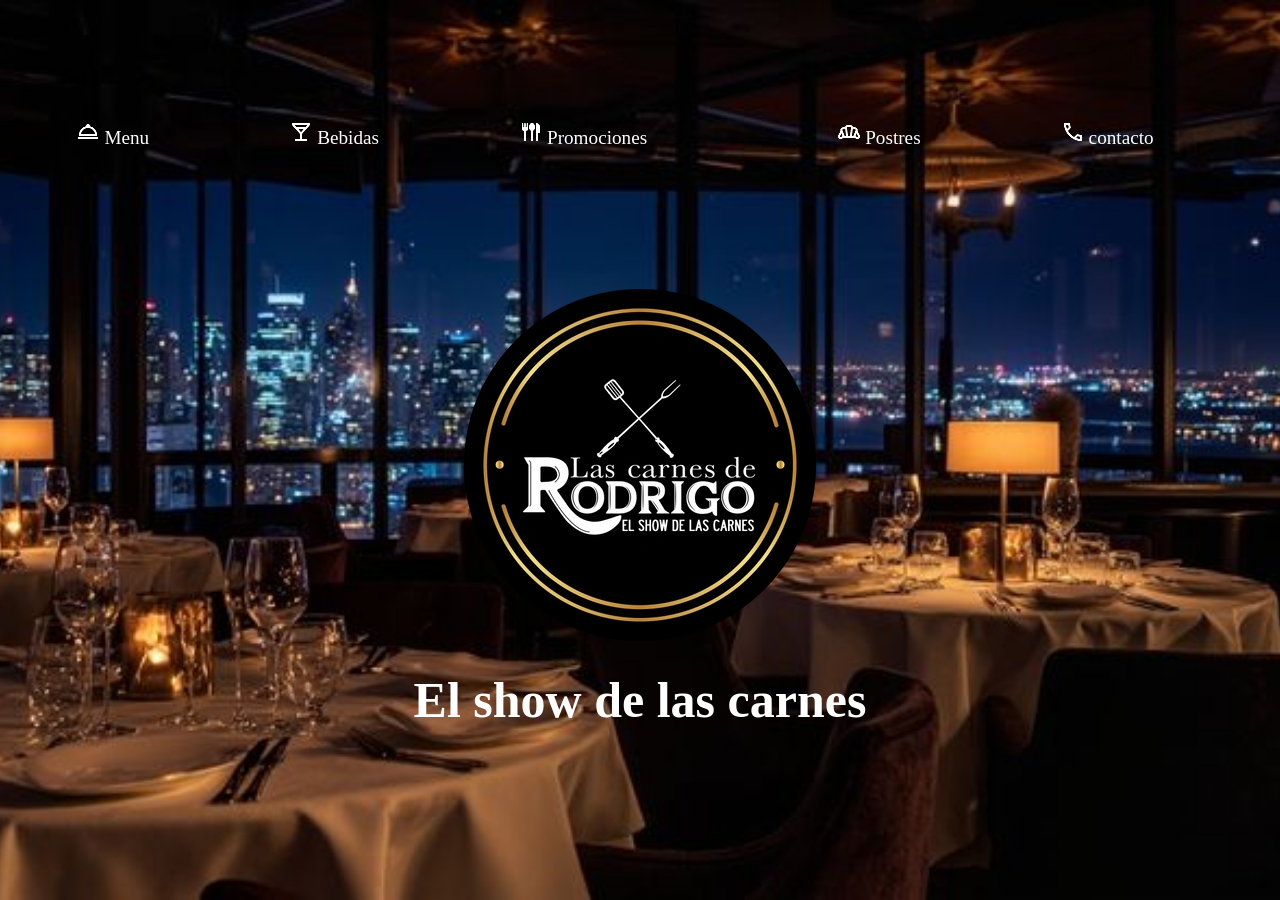
<file: index.html>
<!DOCTYPE html>
<html lang="en">

<head>
    <meta charset="UTF-8">
    <meta name="viewport" content="width=device-width, initial-scale=1.0">
    <link rel="stylesheet" href="css/estilos.css">
    <title>Document</title>
</head>

<body>
    <!-- barra nav -->
    <div class="contenedor">
        <nav class="contenedor2">
            <ul class="nav1 nav2">
                <li>
                    <img src="icon/menu2.png" alt="">
                    <a href="platillos.html">Menu</a>
                </li>
                <li>
                    <img src="icon/bebidas2.png" alt="">
                    <a href="bebidas.html">Bebidas</a>
                </li>
                <li>
                    <img src="icon/promociones2.png" alt="">
                    <a href="promociones.html">Promociones</a>
                </li>
                <div class="nav1 nav2">
                    <li>
                        <img src="icon/postres2.png" alt="">
                        <a href="postres.html"> Postres</a>
                    </li>
                    <li>
                        <img src="icon/contacto2.png" alt="">
                        <a href="contacto.html"> contacto</a>
                    </li>
                </div>
            </ul>

        </nav>
        <!-- imagen del logo -->
        <div class="conteedor-img">
            <img src="img/carne.webp" alt="">
        </div>

        <!-- titulo -->
        <div class="titulo">
            <h1>El show de las carnes</h1>
        </div>
    </div>

</body>

</html>
</file>
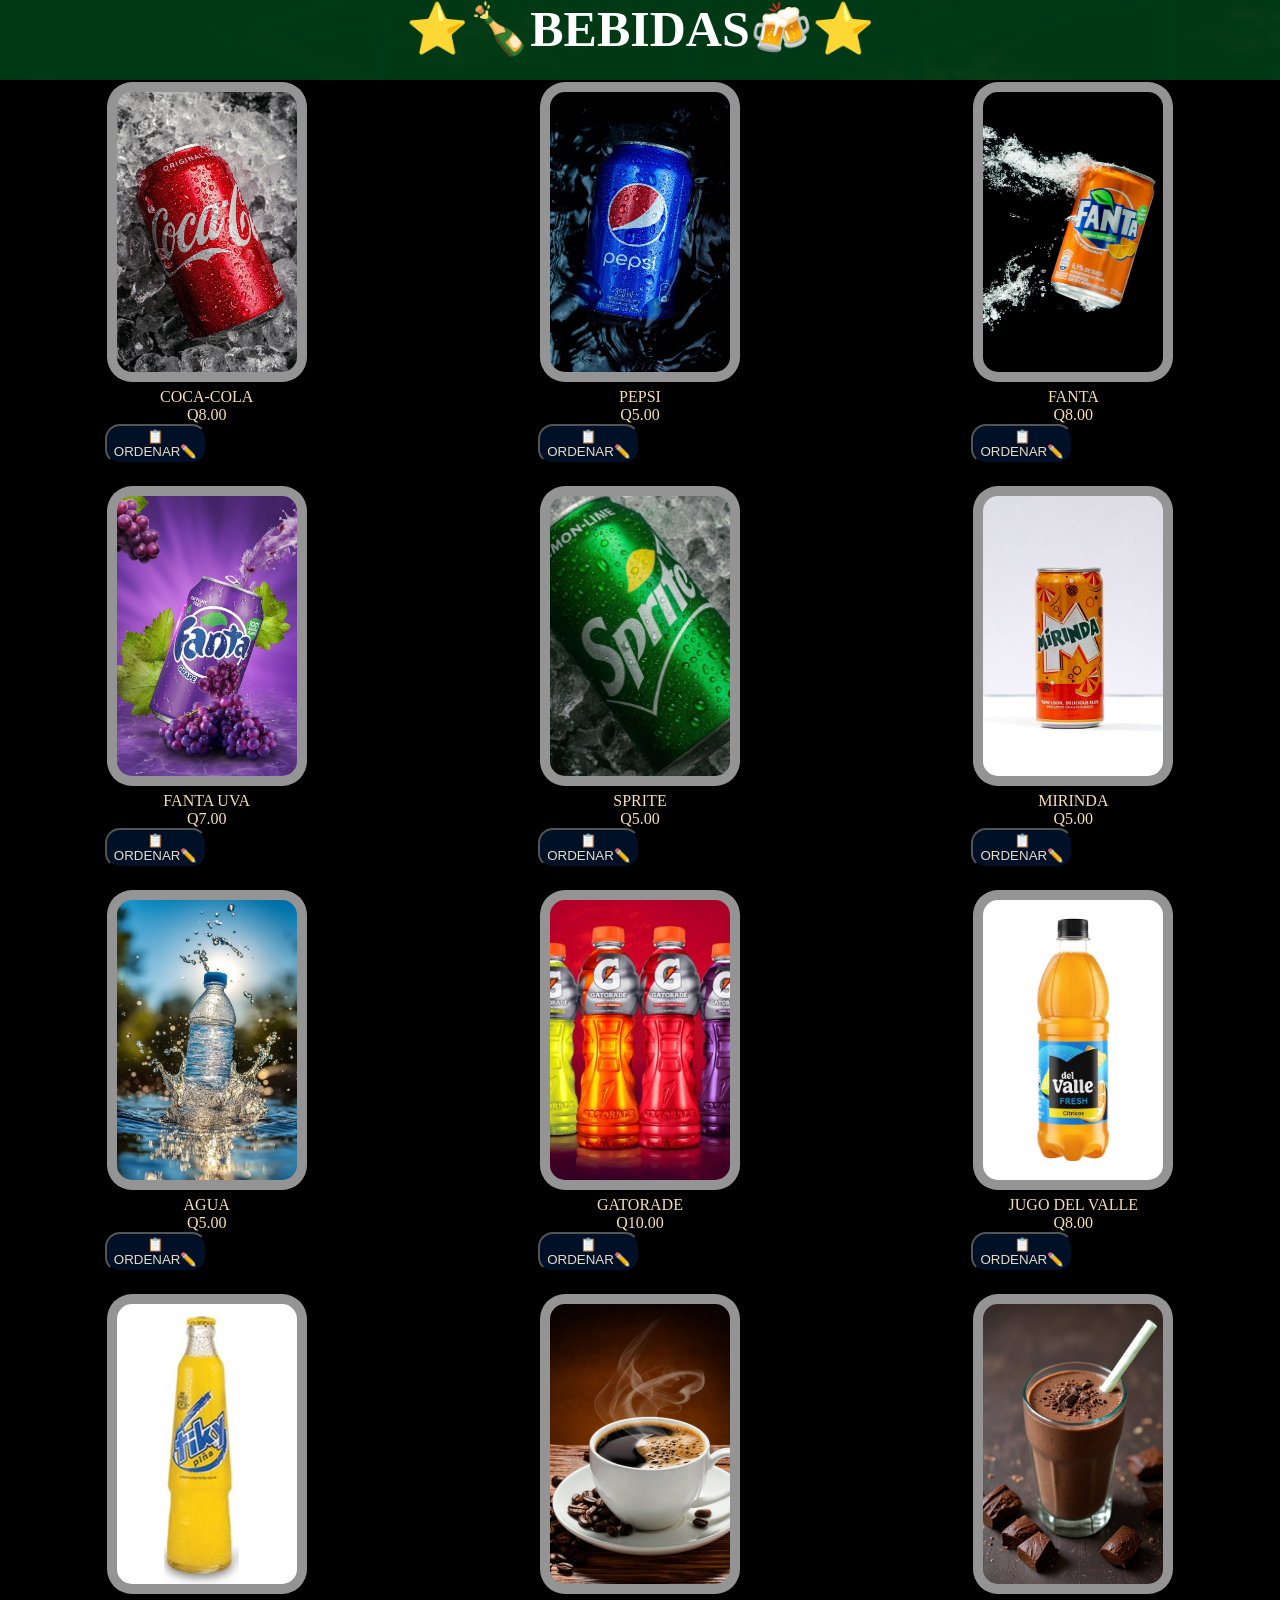
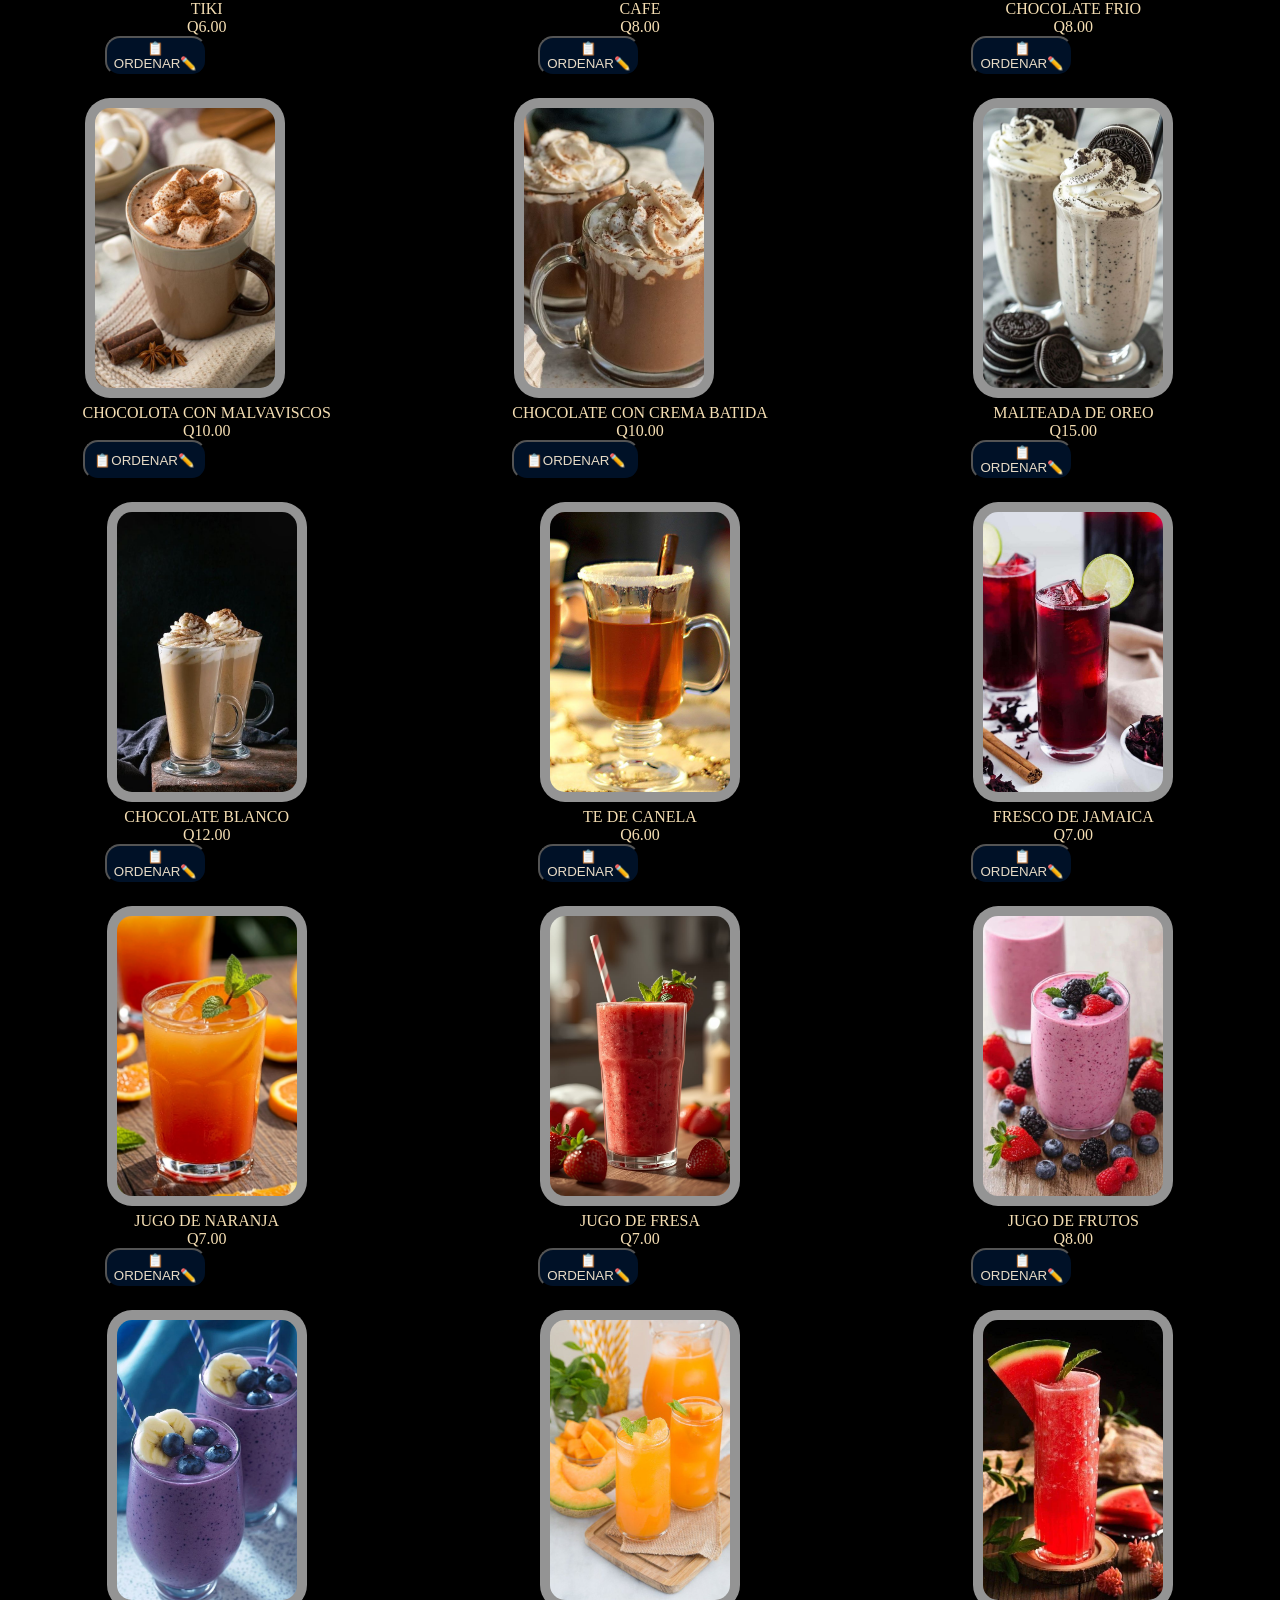
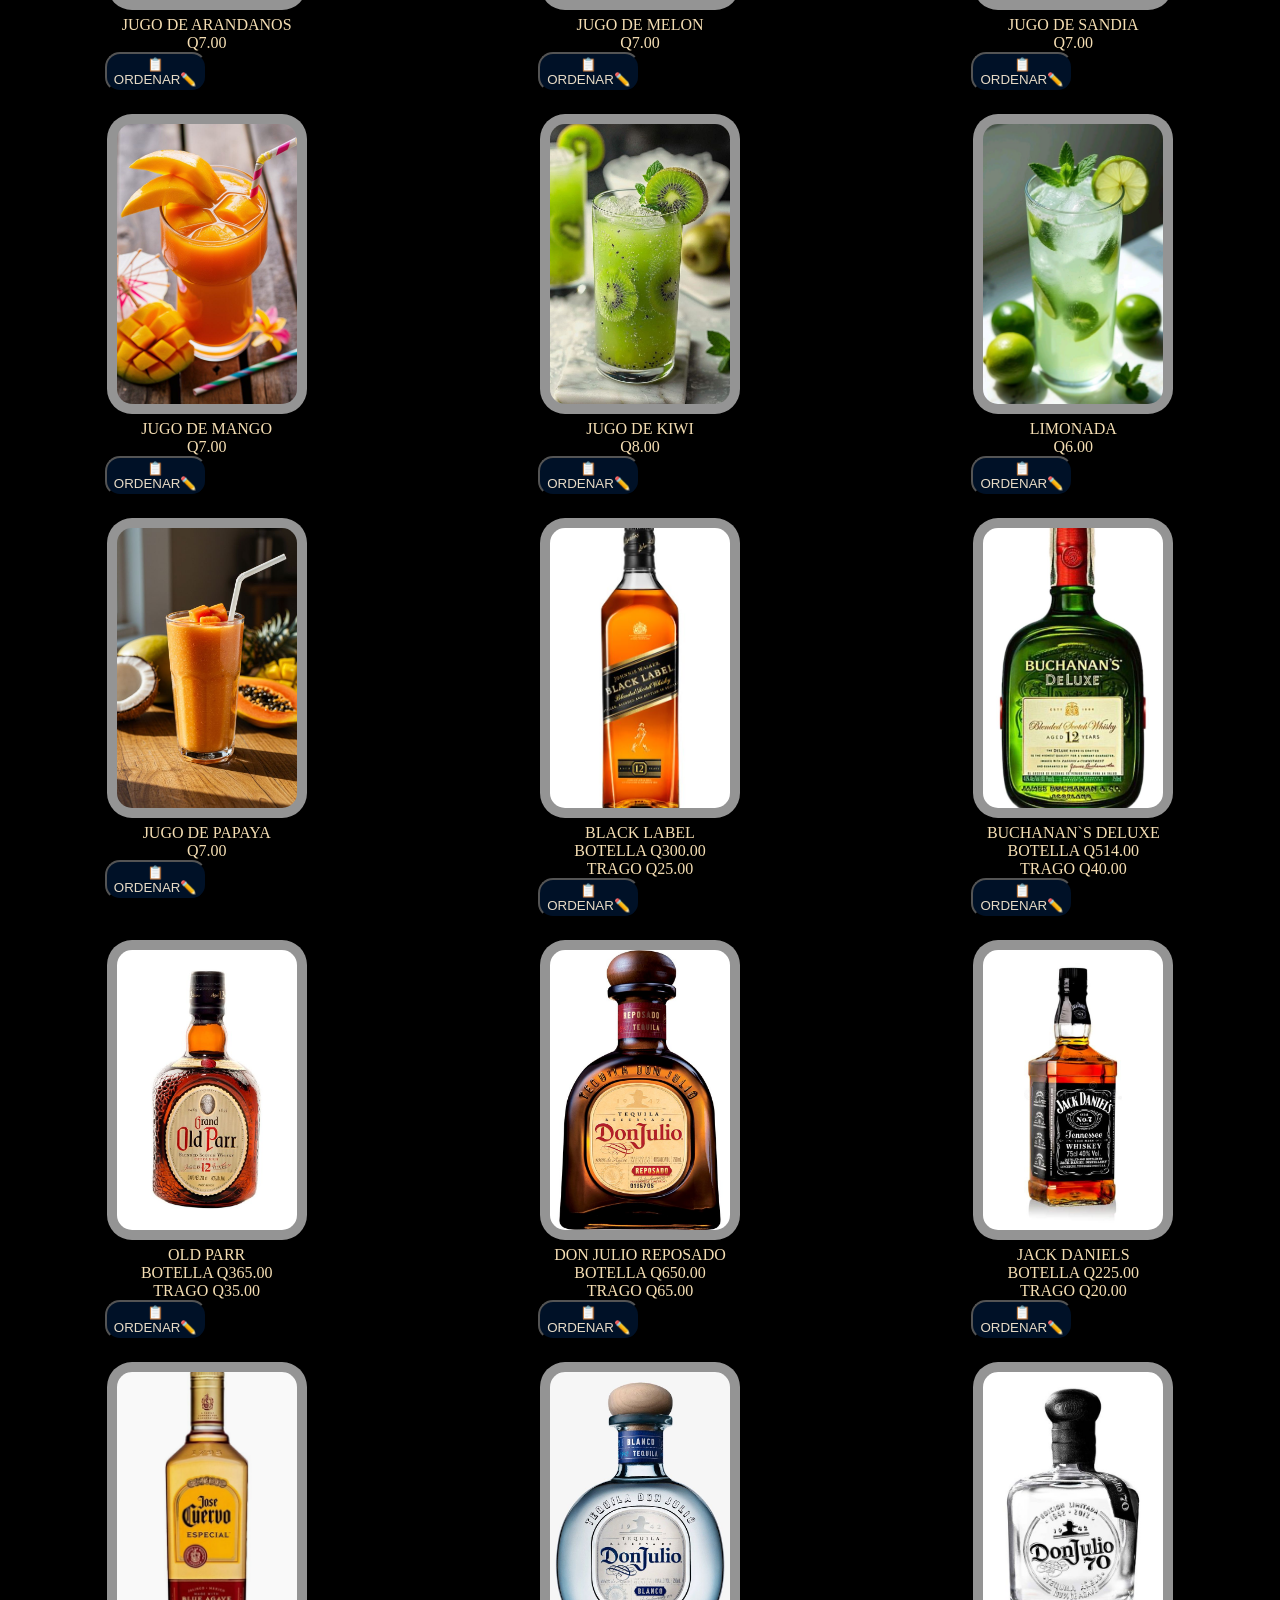
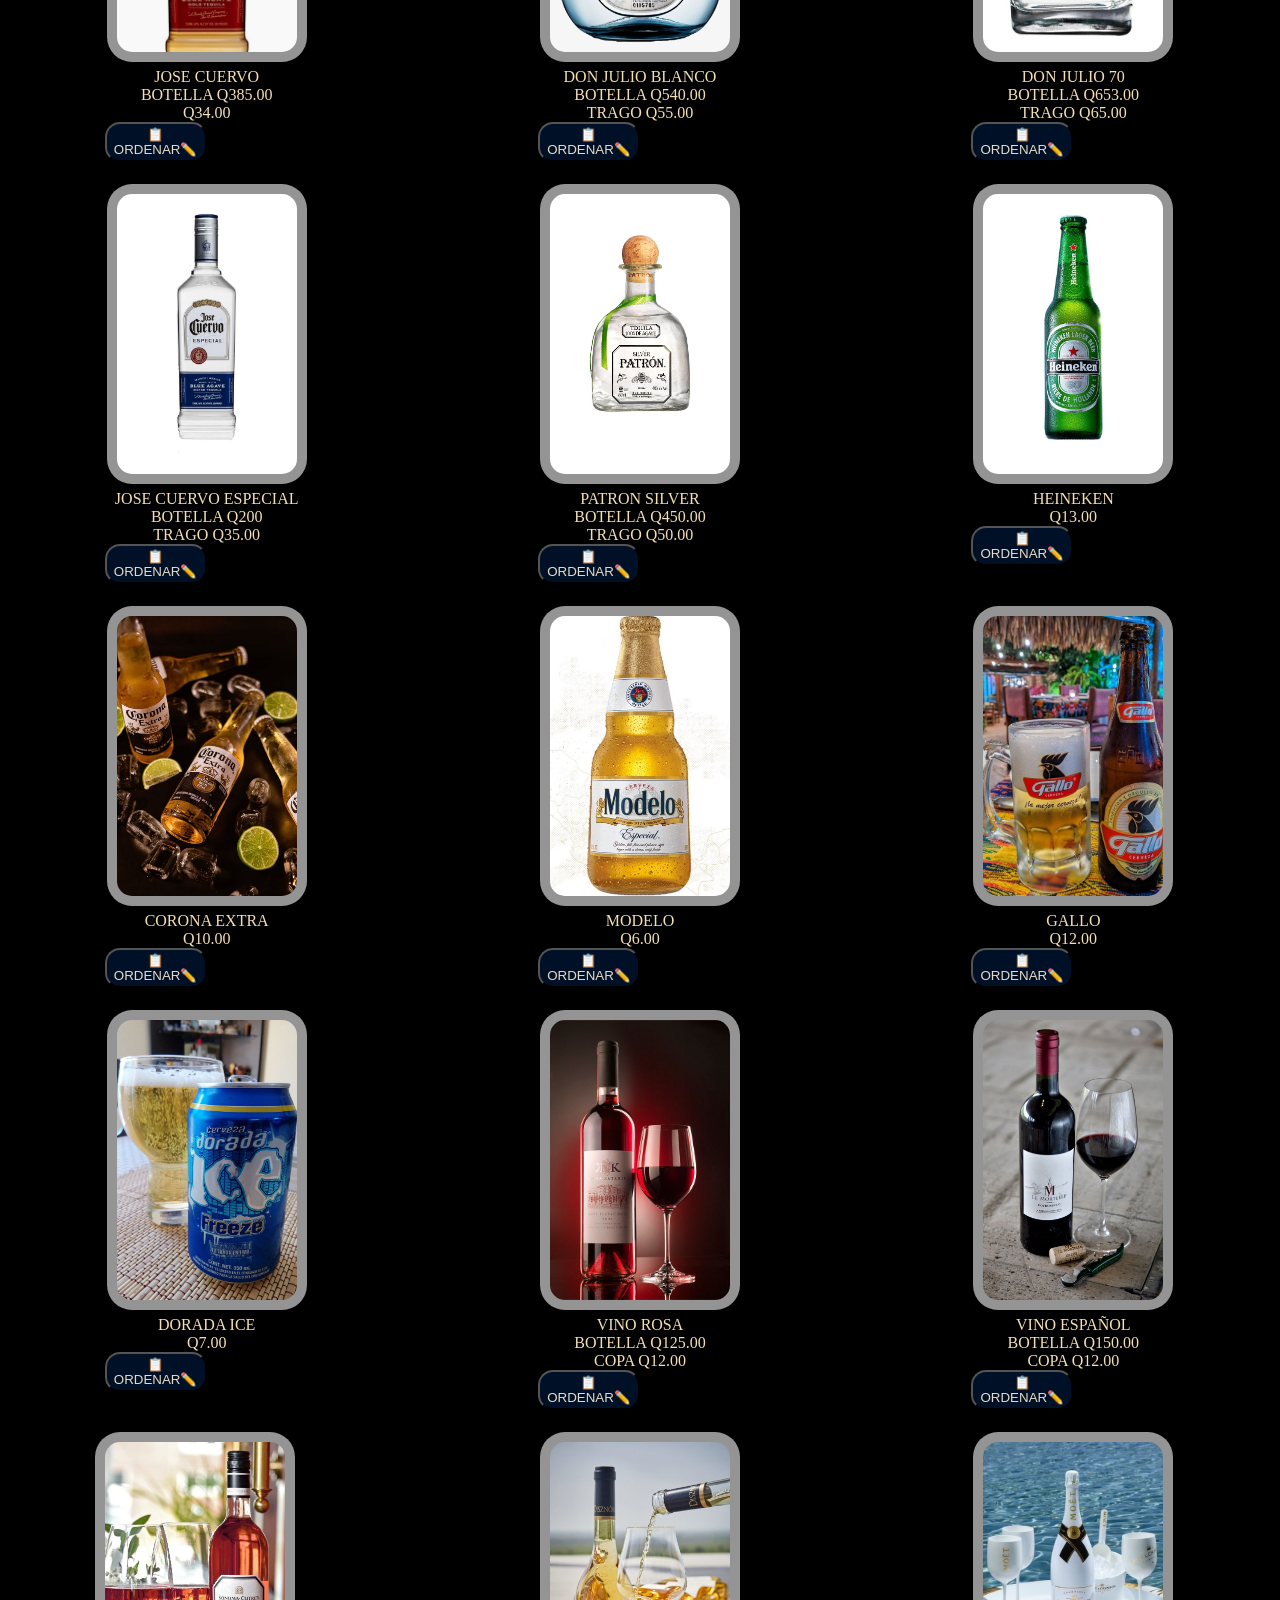
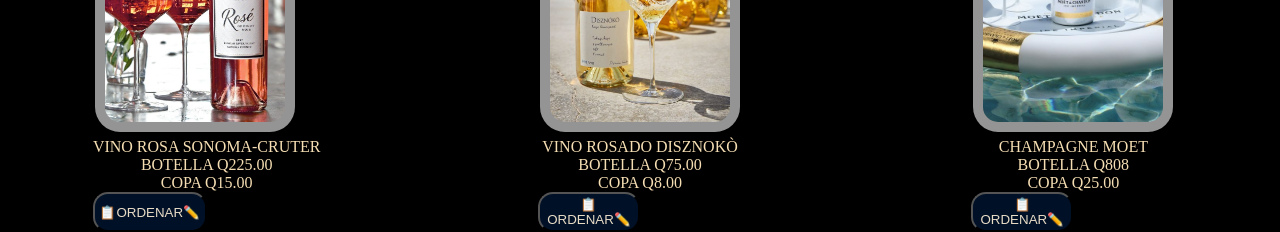
<file: bebidas.html>
<!DOCTYPE html>
<html lang="en">
<head>
    <meta charset="UTF-8">
    <meta name="viewport" content="width=device-width, initial-scale=1.0">
    <link rel="stylesheet" href="css/estilos.css">
    <link rel="stylesheet" href="css/bebidas.css">
    <title>Document</title>
</head>
<body>
    <h3>⭐🍾BEBIDAS🍻⭐</h3>

    <!-- INICIO DE CONTENEDORES -->
     <div class="contenedorp">
        <div class="contenedor1">
<div class="contenedor"><img src="IMG/BEBIDAS/Coca Cola 🥃.jpg" alt="">
    <p>COCA-COLA</p>
    <P>Q8.00</P>
    <button>📋ORDENAR✏️</button>
</div>
<div class="contenedor"><img src="IMG/BEBIDAS/b1.jpg" alt="">
     <p>PEPSI</p>
    <P>Q5.00</P>
    <button>📋ORDENAR✏️</button>
</div>
<div class="contenedor"><img src="IMG/BEBIDAS/b2.jpg" alt="">
     <p>FANTA</p>
    <P>Q8.00</P>
    <button>📋ORDENAR✏️</button>
</div>
<div class="contenedor"><img src="IMG/BEBIDAS/b3.jpg" alt="">
      <p>FANTA UVA</p>
    <P>Q7.00</P>
    <button>📋ORDENAR✏️</button>
</div>
<div class="contenedor"><img src="IMG/BEBIDAS/b4.jpg" alt="">
      <p>SPRITE</p>
    <P>Q5.00</P>
    <button>📋ORDENAR✏️</button>
</div>
<div class="contenedor"><img src="IMG/BEBIDAS/b5.jpg" alt="">
      <p>MIRINDA</p>
    <P>Q5.00</P>
    <button>📋ORDENAR✏️</button>
</div>
<div class="contenedor"><img src="IMG/BEBIDAS/b6.jpg" alt="">
      <p>AGUA</p>
    <P>Q5.00</P>
    <button>📋ORDENAR✏️</button>
 </div>
<div class="contenedor"><img src="IMG/BEBIDAS/b7.jpg" alt="">
      <p>GATORADE</p>
    <P>Q10.00</P>
    <button>📋ORDENAR✏️</button>
</div>
<div class="contenedor"><img src="IMG/BEBIDAS/b8.jpg" alt="">
      <p>JUGO DEL VALLE</p>
    <P>Q8.00</P>
    <button>📋ORDENAR✏️</button>
</div>
<div class="contenedor"><img src="IMG/BEBIDAS/b9.jpg" alt="">
      <p>TIKI</p>
    <P>Q6.00</P>
    <button>📋ORDENAR✏️</button>
</div>
<div class="contenedor"><img src="IMG/BEBIDAS/bc1.jpg" alt="">
      <p>CAFE</p>
    <P>Q8.00</P>
    <button>📋ORDENAR✏️</button>
</div>
<div class="contenedor"><img src="IMG/BEBIDAS/bc2.jpg" alt="">
      <p>CHOCOLATE FRIO</p>
    <P>Q8.00</P>
    <button>📋ORDENAR✏️</button>
</div>
<div class="contenedor"><img src="IMG/BEBIDAS/bc3.jpg" alt="">
      <p>CHOCOLOTA CON MALVAVISCOS</p>
    <P>Q10.00</P>
    <button>📋ORDENAR✏️</button>
</div>
<div class="contenedor"><img src="IMG/BEBIDAS/bc4.jpg" alt="">
      <p>CHOCOLATE CON CREMA BATIDA</p>
    <P>Q10.00</P>
    <button>📋ORDENAR✏️</button>
</div>
<div class="contenedor"><img src="IMG/BEBIDAS/bc5.jpg" alt="">
      <p>MALTEADA DE OREO</p>
    <P>Q15.00</P>
    <button>📋ORDENAR✏️</button>
</div>
<div class="contenedor"><img src="IMG/BEBIDAS/bc6.jpg" alt="">
      <p>CHOCOLATE BLANCO</p>
    <P>Q12.00</P>
    <button>📋ORDENAR✏️</button>
</div>
<div class="contenedor"><img src="IMG/BEBIDAS/bc7.jpg" alt="">
       <p>TE DE CANELA</p>
    <P>Q6.00</P>
    <button>📋ORDENAR✏️</button>
</div>
<div class="contenedor"><img src="IMG/BEBIDAS/bc8.jpg" alt="">
       <p>FRESCO DE  JAMAICA</p>
    <P>Q7.00</P>
    <button>📋ORDENAR✏️</button>
</div>
<div class="contenedor"><img src="IMG/BEBIDAS/bn1.jpg" alt="">
       <p>JUGO DE NARANJA</p>
    <P>Q7.00</P>
    <button>📋ORDENAR✏️</button>
</div>
<div class="contenedor"><img src="IMG/BEBIDAS/bn2.jpg" alt="">
       <p>JUGO DE FRESA</p>
    <P>Q7.00</P>
    <button>📋ORDENAR✏️</button>
</div>
<div class="contenedor"><img src="IMG/BEBIDAS/bn3.jpg" alt="">
       <p>JUGO DE FRUTOS</p>
    <P>Q8.00</P>
    <button>📋ORDENAR✏️</button>
</div>
<div class="contenedor"><img src="IMG/BEBIDAS/bn4.jpg" alt="">
   <p>JUGO DE ARANDANOS</p>
    <P>Q7.00</P>
    <button>📋ORDENAR✏️</button>
</div>
<div class="contenedor"><img src="IMG/BEBIDAS/bn5.jpg" alt="">
   <p>JUGO DE MELON</p>
    <P>Q7.00</P>
    <button>📋ORDENAR✏️</button>
</div>
<div class="contenedor"><img src="IMG/BEBIDAS/bn6.jpg" alt="">
   <p>JUGO DE SANDIA</p>
    <P>Q7.00</P>
    <button>📋ORDENAR✏️</button>
</div>
<div class="contenedor"><img src="IMG/BEBIDAS/bn7.jpg" alt="">
   <p>JUGO DE MANGO</p>
    <P>Q7.00</P>
    <button>📋ORDENAR✏️</button>
</div>
<div class="contenedor"><img src="IMG/BEBIDAS/bn8.jpg" alt="">
   <p>JUGO DE KIWI</p>
    <P>Q8.00</P>
    <button>📋ORDENAR✏️</button>
</div>
<div class="contenedor"><img src="IMG/BEBIDAS/bn9.jpg" alt="">
   <p>LIMONADA</p>
    <P>Q6.00</P>
    <button>📋ORDENAR✏️</button>
</div>
<div class="contenedor"><img src="IMG/BEBIDAS/bn10.jpg" alt="">
   <p>JUGO DE PAPAYA</p>
    <P>Q7.00</P>
    <button>📋ORDENAR✏️</button>
</div>
<div class="contenedor"><img src="IMG/BEBIDAS/w1.jpg" alt="">
   <p>BLACK LABEL</p>
   <P>BOTELLA Q300.00</P>
    <P> TRAGO Q25.00</P>
    <button>📋ORDENAR✏️</button>
</div>
<div class="contenedor"><img src="IMG/BEBIDAS/w2.jpg" alt="">
   <p>BUCHANAN`S DELUXE</p>
    <P>BOTELLA Q514.00</P>
    <P>TRAGO Q40.00</P>
    <button>📋ORDENAR✏️</button>
</div>
<div class="contenedor"><img src="IMG/BEBIDAS/w3.jpg" alt="">
   <p>OLD PARR</p>
    <P>BOTELLA Q365.00</P>
    <P>TRAGO Q35.00</P>
    <button>📋ORDENAR✏️</button>
</div>
<div class="contenedor"><img src="IMG/BEBIDAS/w4.jpg" alt="">
   <p> DON JULIO REPOSADO</p>
    <P>BOTELLA Q650.00</P>
    <P> TRAGO Q65.00</P>
    <button>📋ORDENAR✏️</button>
</div>
<div class="contenedor"><img src="IMG/BEBIDAS/w5.jpg" alt="">
   <p>JACK DANIELS</p>
    <P>BOTELLA Q225.00</P>
    <P> TRAGO Q20.00</P>
    <button>📋ORDENAR✏️</button>
</div>
<div class="contenedor"><img src="IMG/BEBIDAS/w6.jpg" alt="">
   <p>JOSE CUERVO</p>
   <P>BOTELLA Q385.00</P>
    <P>Q34.00</P>
    <button>📋ORDENAR✏️</button>
</div>
<div class="contenedor"><img src="IMG/BEBIDAS/w7.jpg" alt="">
   <p>DON JULIO BLANCO</p>
   <P>BOTELLA Q540.00</P>
    <P> TRAGO Q55.00</P>
    <button>📋ORDENAR✏️</button>
</div>
<div class="contenedor"><img src="IMG/BEBIDAS/w8.jpg" alt="">
   <p>DON JULIO 70</p>
   <P>BOTELLA Q653.00</P>
    <P>TRAGO Q65.00</P>
    <button>📋ORDENAR✏️</button>
</div>
<div class="contenedor"><img src="IMG/BEBIDAS/w9.jpg" alt="">
   <p>JOSE CUERVO ESPECIAL</p>
   <P>BOTELLA Q200</P>
    <P> TRAGO Q35.00</P>
    <button>📋ORDENAR✏️</button>
</div>
<div class="contenedor"><img src="IMG/BEBIDAS/w10.jpg" alt="">
   <p>PATRON SILVER</p>
   <P>BOTELLA Q450.00</P>
    <P>TRAGO Q50.00</P>
    <button>📋ORDENAR✏️</button>
</div>
<div class="contenedor"><img src="IMG/BEBIDAS/c1.jpg" alt="">
   <p>HEINEKEN</p>
    <P>Q13.00</P>
    <button>📋ORDENAR✏️</button>
</div>
<div class="contenedor"><img src="IMG/BEBIDAS/c2.jpg" alt="">
   <p>CORONA EXTRA</p>
    <P>Q10.00</P>
    <button>📋ORDENAR✏️</button>
</div>
<div class="contenedor"><img src="IMG/BEBIDAS/c3.jpg" alt="">
   <p>MODELO</p>
    <P>Q6.00</P>
    <button>📋ORDENAR✏️</button>
</div>
<div class="contenedor"><img src="IMG/BEBIDAS/c4.jpg" alt="">
   <p>GALLO</p>
    <P>Q12.00</P>
    <button>📋ORDENAR✏️</button>
</div>
<div class="contenedor"><img src="IMG/BEBIDAS/c5.jpg" alt="">
   <p>DORADA ICE</p>
    <P>Q7.00</P>
    <button>📋ORDENAR✏️</button>
</div>
<div class="contenedor"><img src="IMG/BEBIDAS/c6.jpg" alt="">
   <p>VINO ROSA</p>
   <P>BOTELLA Q125.00</P>
    <P>COPA Q12.00</P>
    <button>📋ORDENAR✏️</button>
</div>
<div class="contenedor"><img src="IMG/BEBIDAS/c7.jpg" alt="">
   <p>VINO ESPAÑOL</p>
   <P>BOTELLA Q150.00</P>
    <P> COPA Q12.00</P>
    <button>📋ORDENAR✏️</button>
</div>
<div class="contenedor"><img src="IMG/BEBIDAS/c8.jpg" alt="">
   <p>VINO ROSA SONOMA-CRUTER</p>
    <P>BOTELLA Q225.00</P>
    <P>COPA Q15.00</P>
    <button>📋ORDENAR✏️</button>
</div>
<div class="contenedor"><img src="IMG/BEBIDAS/c9.jpg" alt="">
   <p>VINO ROSADO DISZNOKÒ</p>
    <P>BOTELLA Q75.00</P>
    <P>COPA Q8.00</P>
    <button>📋ORDENAR✏️</button>
</div>
<div class="contenedor"><img src="IMG/BEBIDAS/c10.jpg" alt="">
   <p>CHAMPAGNE MOET</p>
    <P>BOTELLA Q808</P>
    <P>COPA Q25.00</P>
    <button>📋ORDENAR✏️</button>
</div>
</div>
</div>

</body>
</html>
</file>
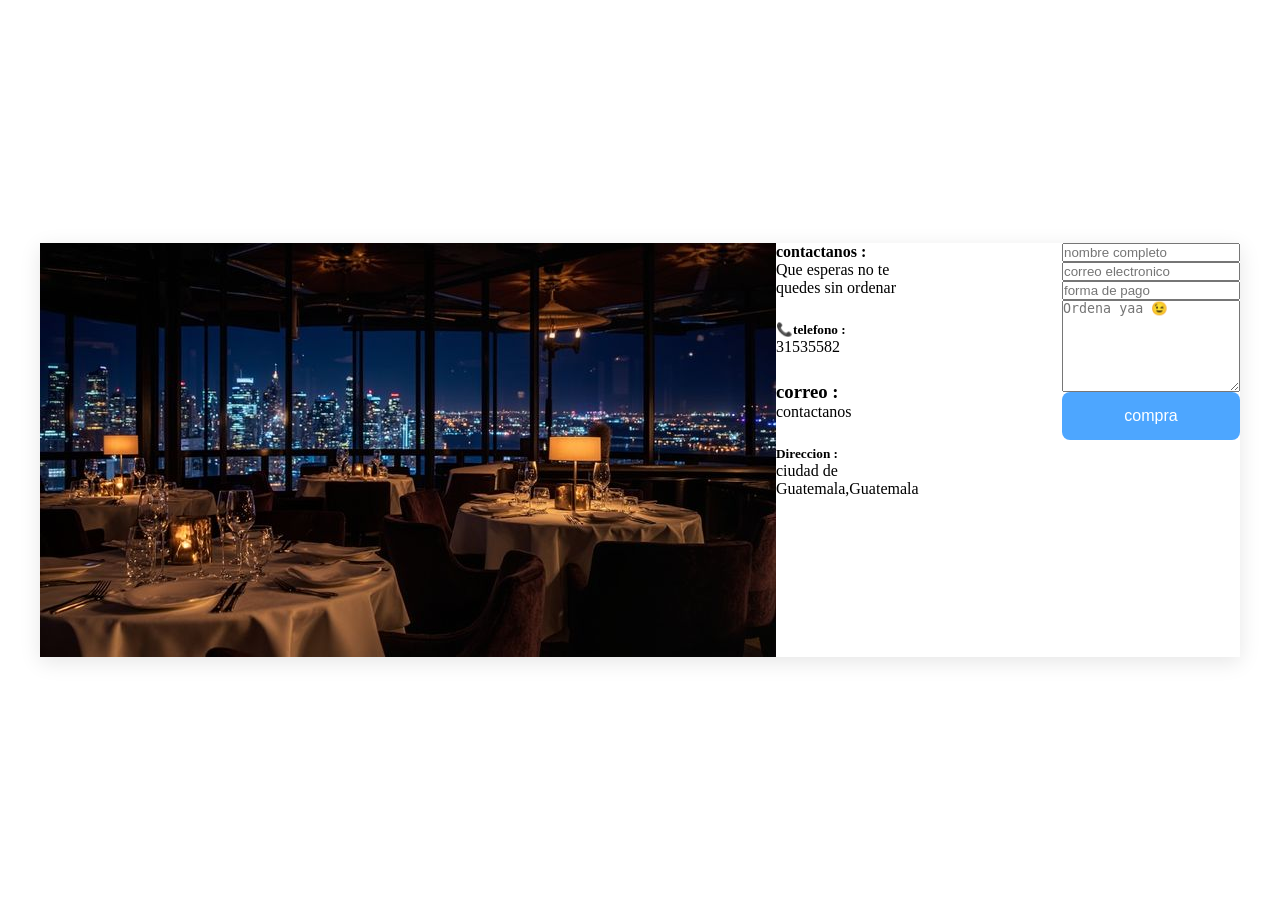
<file: contacto.html>
<!DOCTYPE html>
<html lang="en">
<head>
    <meta charset="UTF-8">
    <meta name="viewport" content="width=device-width, initial-scale=1.0">
     <link rel="stylesheet" href="css/contacto.css">
    <title>Document</title>
</head>
<body>


<section class="contacto">
    <div class="contenedor">
         <img src="/img/fondo.jpg" alt="">
    <div class="info-contactos">
           <h4>contactanos :</h4>
           <p> Que esperas no te quedes sin ordenar</p> 
             
              <div class="datos">
                 <h5>📞telefono :</h5>
                   <p>31535582</p>
                     </div>


                <div class="datos">
                    <h3>correo :</h3>
                      <p>contactanos</p>
                     </div>


                     <div class="datos">
                          <h5>Direccion :</h5>
                          <p>ciudad de Guatemala,Guatemala</p>
                             </div>
                        </div>

                     <div class="formulario"></div>
                       <form>
                        <input type="text"  placeholder="nombre completo"  required>
                        <input type="text"  placeholder="correo electronico" required>
                        <input type="text"  placeholder="forma de pago"  required>
                          <textarea rows="6" placeholder="Ordena yaa 😉" required></textarea>

                          <button>compra</button>
                        </form>
                     </div>

                </div>

                </section>

</body>
</html>
</file>
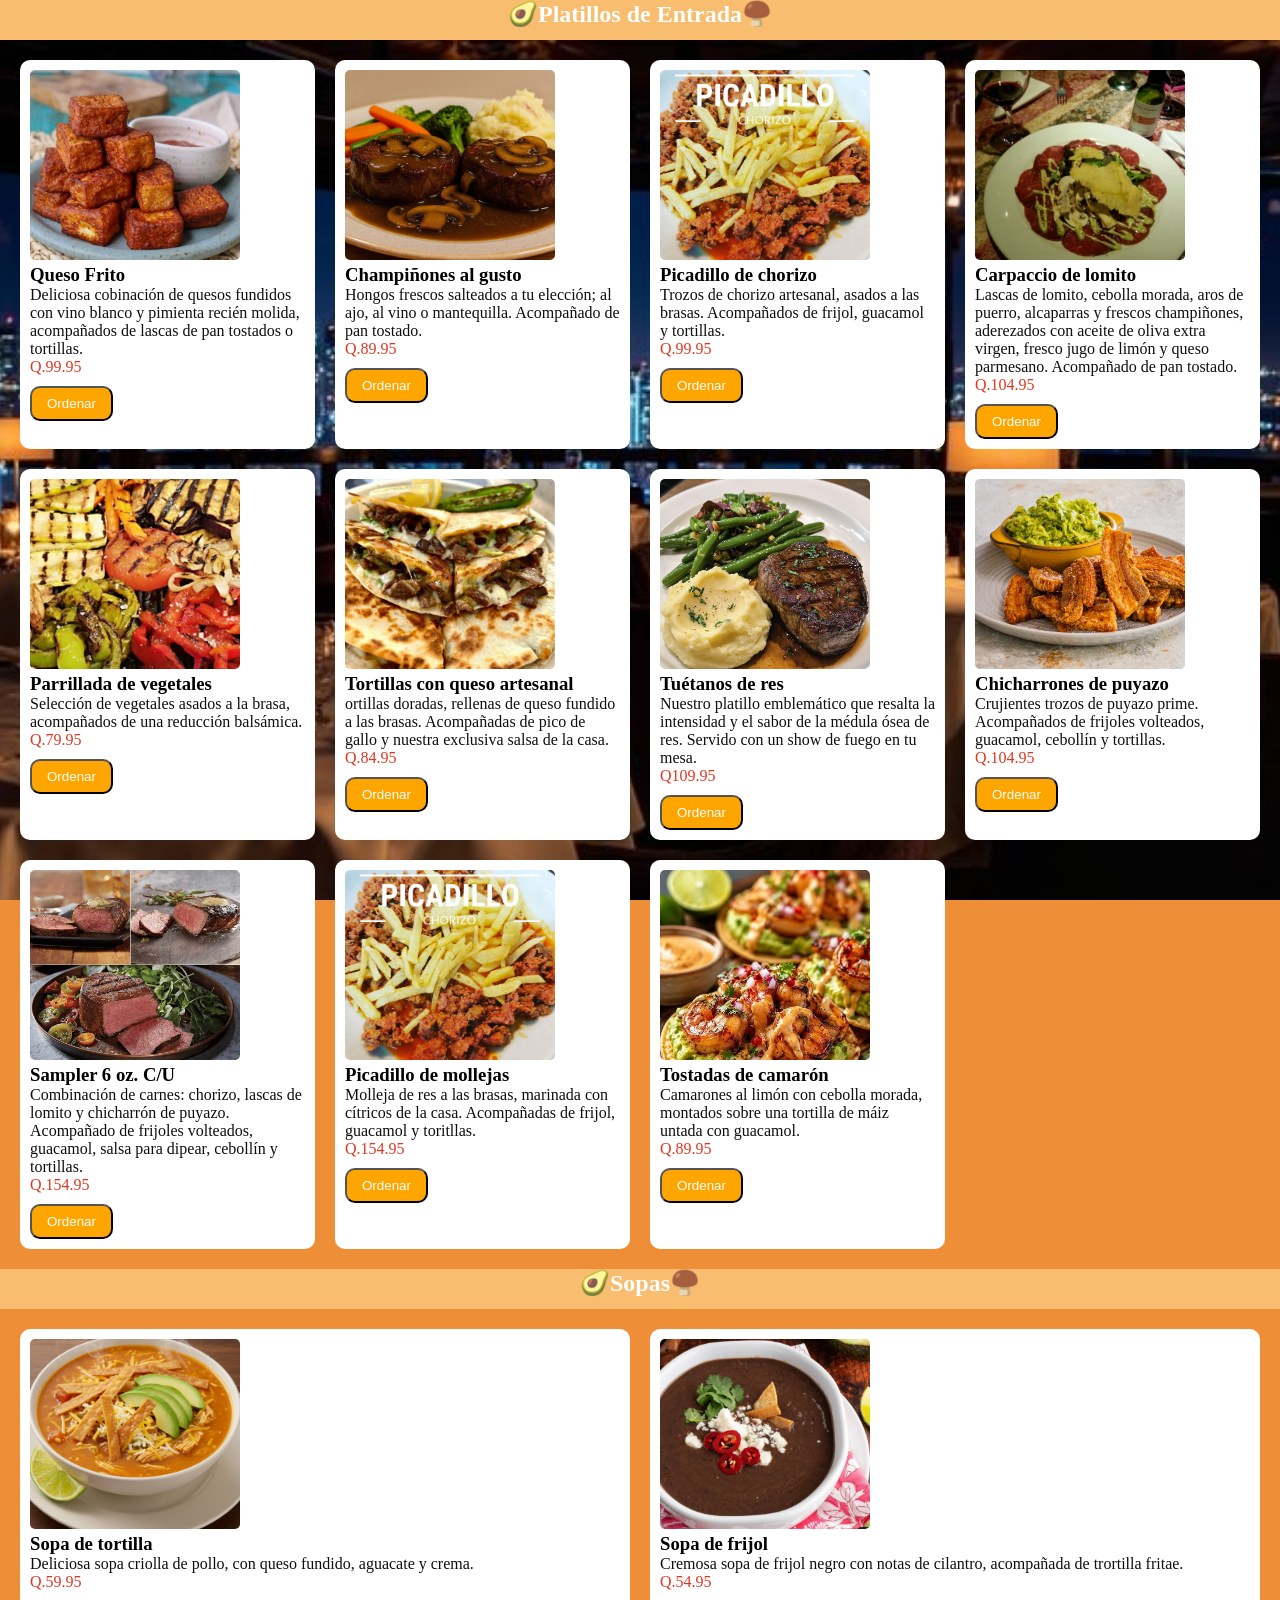
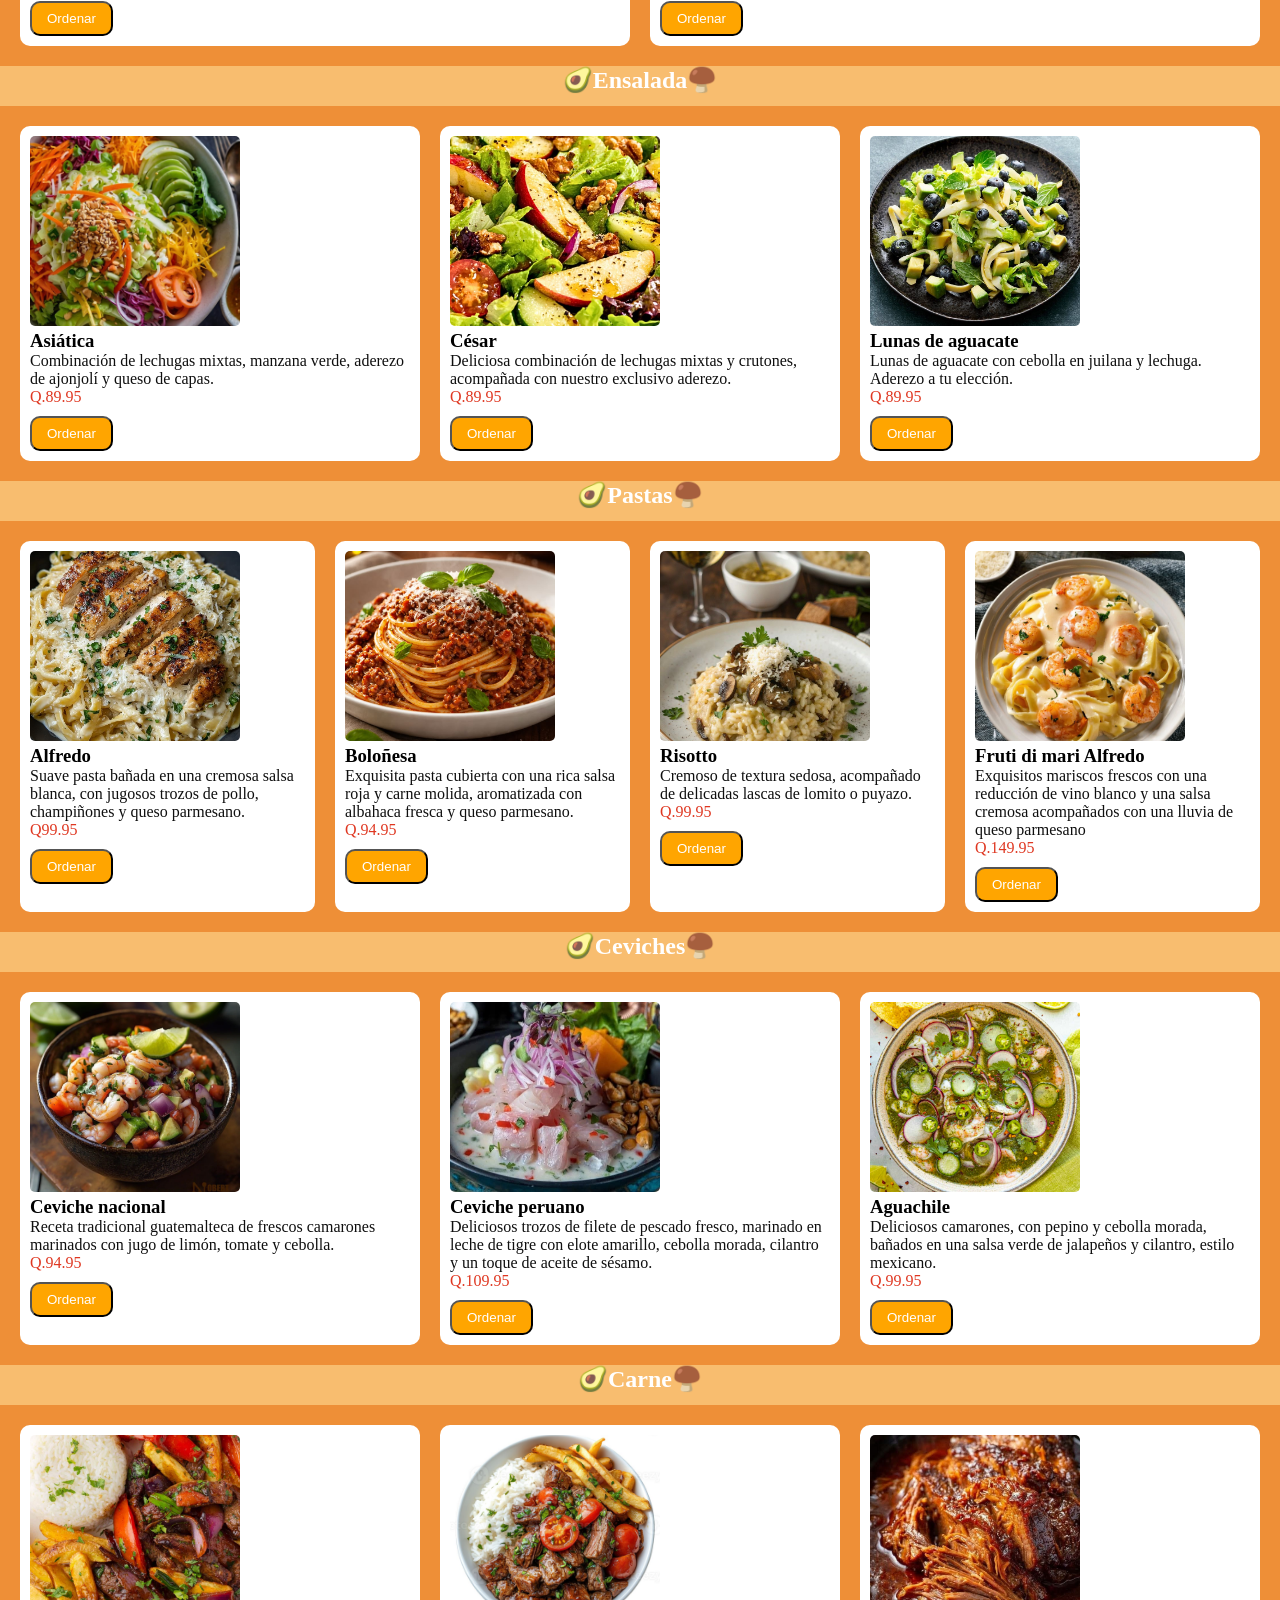
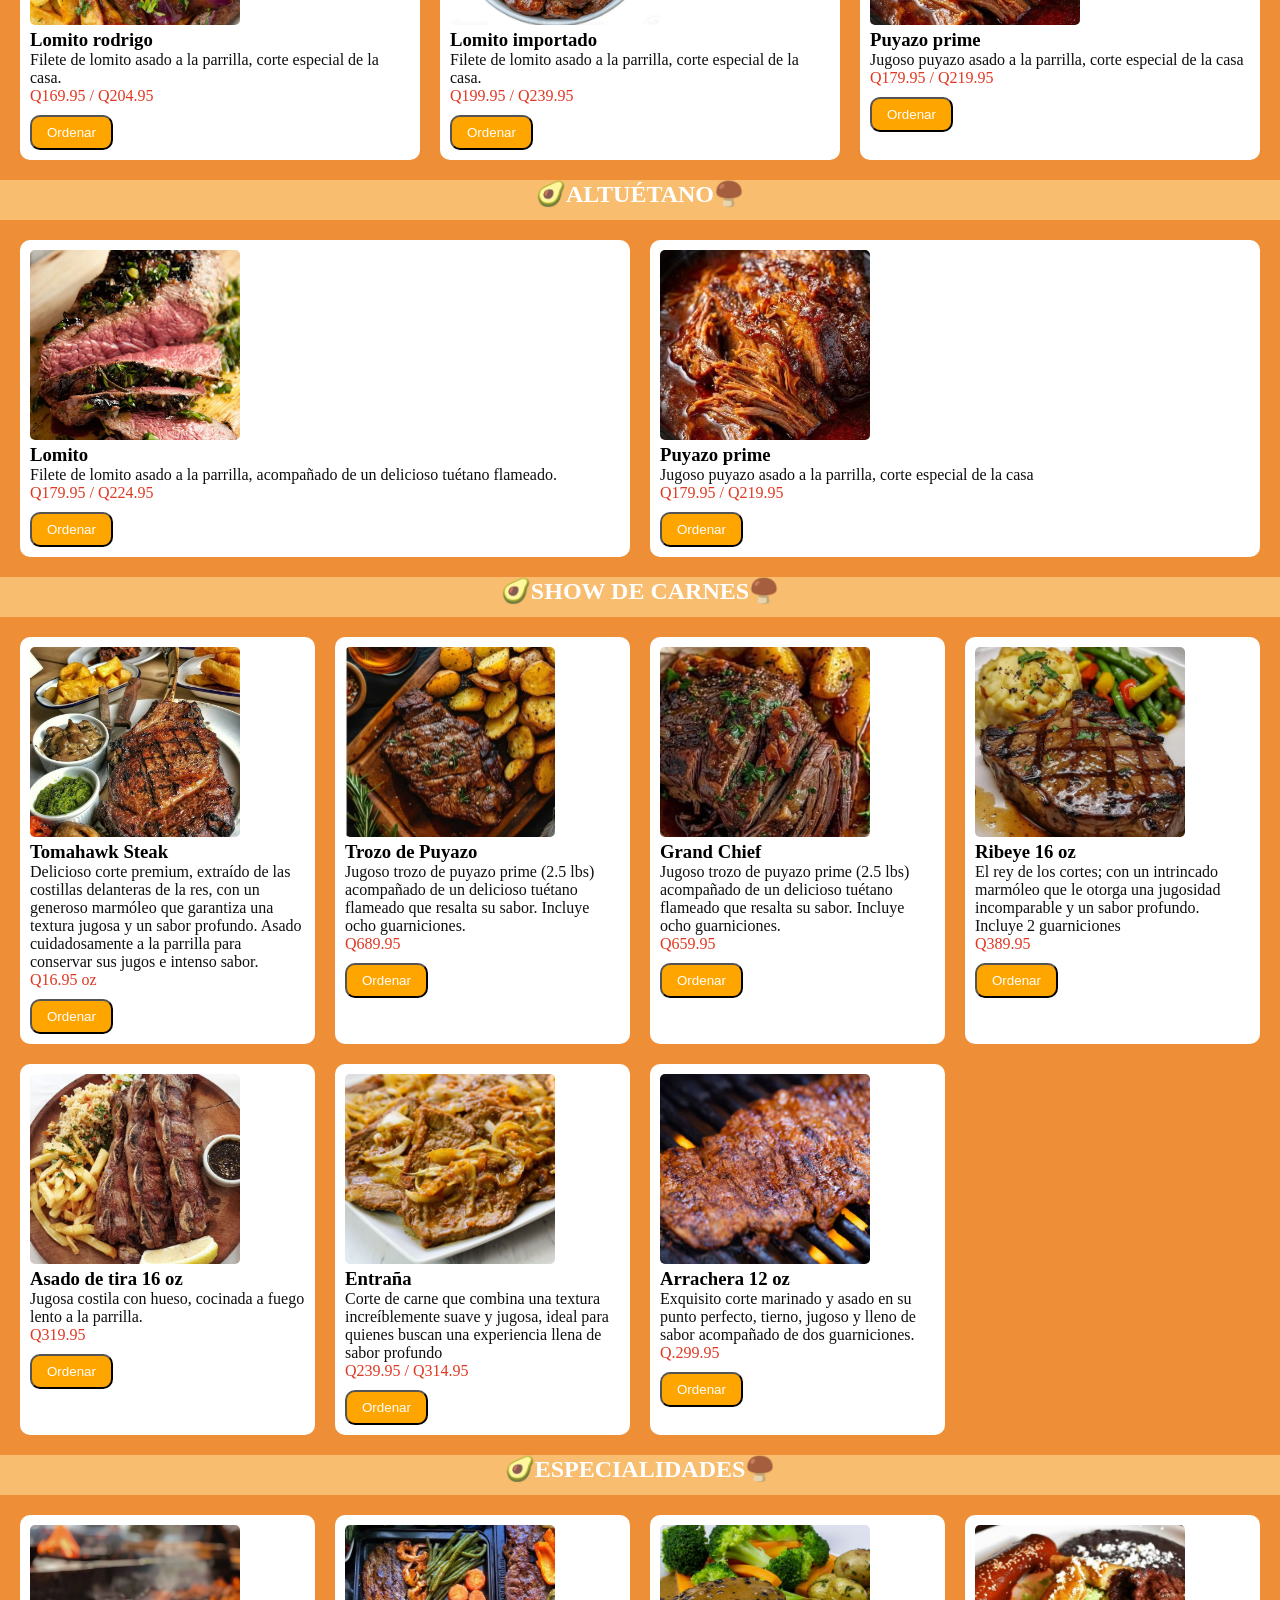
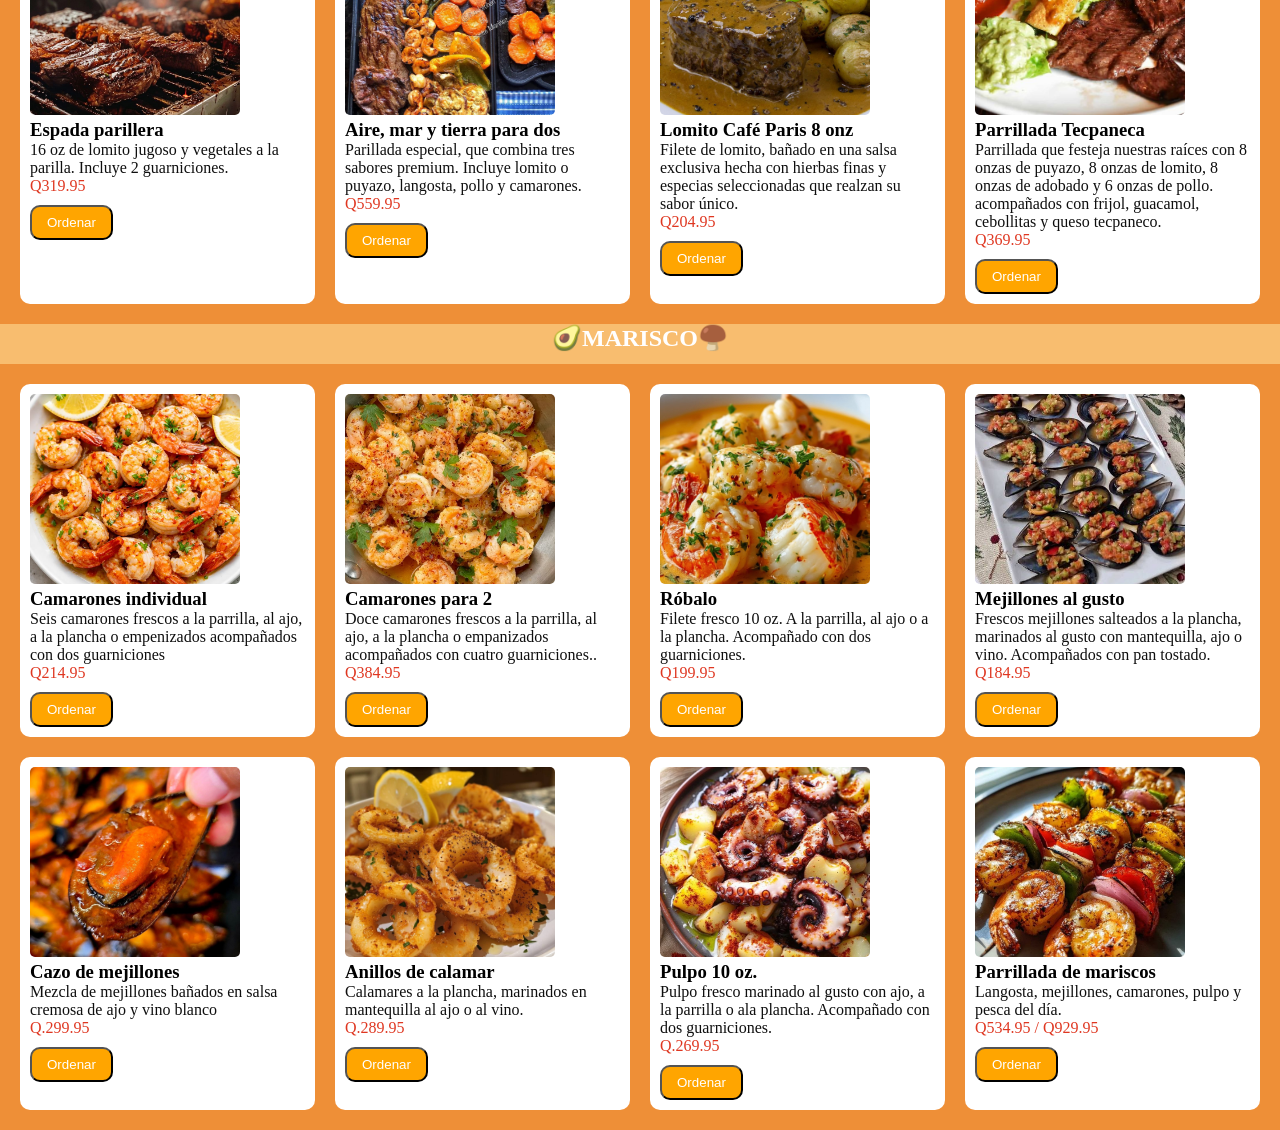
<file: platillos.html>
<!DOCTYPE html>
<html lang="en">
<head>
    <meta charset="UTF-8">
    <meta name="viewport" content="width=device-width, initial-scale=1.0">
    <link rel="stylesheet" href="css/estilos.css">
    <link rel="stylesheet" href="css/platillos.css">
    <title>Document</title>
</head>
<body>
    <h2>🥑Platillos de Entrada🍄‍🟫</h2>
    <div class="Contenedor">
        <div class="Tarjeta">
            <img src="img/queso frito.jpg" alt="">
             <h3>Queso Frito</h3>
             <p>Deliciosa cobinación de quesos fundidos con vino blanco y pimienta recién molida, 
                acompañados de lascas de pan tostados o tortillas.</p>
              <span>Q.99.95</span>
              <br>
              <button>Ordenar</button>
         </div>
         <div class="Tarjeta">
            <img src="img/champiñones.jpg" alt="">
             <h3>Champiñones al gusto</h3>
             <p>Hongos frescos salteados a tu elección; al ajo, al vino o mantequilla.
                Acompañado de pan tostado.</p>
              <span>Q.89.95</span>
              <br>
              <button>Ordenar</button>
         </div>
         <div class="Tarjeta">
            <img src="img/picadillo .jpg" alt="">
             <h3>Picadillo de chorizo</h3>
             <p>Trozos de chorizo artesanal, asados a las brasas. Acompañados de frijol, guacamol y tortillas.</p>
              <span>Q.99.95</span>
              <br>
              <button>Ordenar</button>
         </div>
         <div class="Tarjeta">
            <img src="img/lomito.jpg" alt="">
             <h3>Carpaccio de lomito</h3>
             <p>Lascas de lomito, cebolla morada, aros de puerro, alcaparras y frescos champiñones, aderezados con aceite de oliva extra virgen,
                 fresco jugo de limón y queso parmesano. Acompañado de pan tostado.</p>
              <span>Q.104.95</span>
              <br>
              <button>Ordenar</button>
         </div>
         <div class="Tarjeta">
            <img src="img/aparrillada.jpg" alt="">
             <h3>Parrillada de vegetales</h3>
             <p>Selección de vegetales asados a la brasa, acompañados de una reducción balsámica.</p>
             <span>Q.79.95</span>
             <br>
              <button>Ordenar</button>
         </div>
         <div class="Tarjeta">
            <img src="img/tortilla.jpg" alt="">
             <h3>Tortillas con queso artesanal</h3>
             <p>ortillas doradas, rellenas de queso fundido a las brasas. Acompañadas de pico de gallo y nuestra exclusiva salsa de la casa.</p>
              <span>Q.84.95</span>
              <br>
              <button>Ordenar</button>
         </div>
         <div class="Tarjeta">
            <img src="img/tuatenos.jpg" alt="">
             <h3>Tuétanos de res</h3>
             <p>Nuestro platillo emblemático que resalta la intensidad y el sabor de la médula ósea de res. Servido con un show de fuego en tu mesa.</p>
              <span>Q109.95</span>
              <br>
              <button>Ordenar</button>
         </div>
        
         <div class="Tarjeta">
            <img src="img/guacamol.jpg" alt="">
             <h3>Chicharrones de puyazo</h3>
             <p>Crujientes trozos de puyazo prime. Acompañados de frijoles volteados, guacamol, cebollín y tortillas.</p>
              <span>Q.104.95</span>
              <br>
              <button>Ordenar</button>
         </div>
         <div class="Tarjeta">
            <img src="img/Sampler .jpg" alt="">
             <h3>Sampler 6 oz. C/U</h3>
             <p>Combinación de carnes: chorizo, lascas de lomito y chicharrón de puyazo. Acompañado de frijoles volteados, guacamol, salsa para dipear, cebollín y tortillas.</p>
              <span>Q.154.95</span>
              <br>
              <button>Ordenar</button>
         </div>
         <div class="Tarjeta">
            <img src="img/picadillo .jpg" alt="">
             <h3>Picadillo de mollejas</h3>
             <p>Molleja de res a las brasas, marinada con cítricos de la casa. Acompañadas de frijol, guacamol y toritllas.</p>
              <span>Q.154.95</span>
              <br>
              <button>Ordenar</button>
         </div>
         <div class="Tarjeta">
            <img src="img/tostadas.jpg" alt="">
             <h3>Tostadas de camarón</h3>
             <p>Camarones al limón con cebolla morada, montados sobre una tortilla de máiz untada con guacamol.</p>
             <span>Q.89.95</span>
             <br>
              <button>Ordenar</button>
         </div>
    </div>
    <h2>🥑Sopas🍄‍🟫</h2>
    <div class="Contenedor-sopa">
        <div class="Tarjeta">
            <img src="img/sopa de tortillaa.jpg" alt="">
             <h3>Sopa de tortilla</h3>
             <p>Deliciosa sopa criolla de pollo, con queso fundido, aguacate y crema.</p>
             <span>Q.59.95</span>
             <br>
              <button>Ordenar</button>
         </div>
         <div class="Tarjeta">
            <img src="img/sopa de frijol.jpg" alt="">
             <h3>Sopa de frijol</h3>
             <p>Cremosa sopa de frijol negro con notas de cilantro, acompañada de trortilla fritae.</p>
             <span>Q.54.95</span>
             <br>
              <button>Ordenar</button>
         </div>
         </div>
         <h2>🥑Ensalada🍄‍🟫</h2>
    <div class="Contenedor-Ensalada">
         <div class="Tarjeta">
            <img src="img/Asiáticajpg.jpg" alt="">
             <h3>Asiática</h3>
             <p>Combinación de lechugas mixtas, manzana verde, aderezo de ajonjolí y queso de capas.</p>
             <span>Q.89.95</span>
             <br>
              <button>Ordenar</button>
         </div>
         <div class="Tarjeta">
            <img src="img/cesar.jpg" alt="">
             <h3>César</h3>
             <p>Deliciosa combinación de lechugas mixtas y crutones, acompañada con nuestro exclusivo aderezo.</p>
             <span>Q.89.95</span>
             <br>
              <button>Ordenar</button>
         </div>
         <div class="Tarjeta">
            <img src="img/aguacate.jpg" alt="">
             <h3>Lunas de aguacate</h3>
             <p>Lunas de aguacate con cebolla en juilana y lechuga. Aderezo a tu elección.</p>
             <span>Q.89.95</span>
             <br>
              <button>Ordenar</button>
         </div>
    </div>
    <h2>🥑Pastas🍄‍🟫</h2>
    <div class="Contenedor-Pastas">
        <div class="Tarjeta">
            <img src="img/Alfredo.jpg" alt="">
             <h3>Alfredo</h3>
             <p>Suave pasta bañada en una cremosa salsa blanca, con jugosos trozos de pollo, champiñones y queso parmesano.</p>
             <span>Q99.95</span>
             <br>
              <button>Ordenar</button>
         </div>
         <div class="Tarjeta">
            <img src="img/Boloñesa.jpg" alt="">
             <h3>Boloñesa</h3>
             <p>Exquisita pasta cubierta con una rica salsa roja y carne molida, aromatizada con albahaca fresca y queso parmesano.</p>
             <span>Q.94.95</span>
             <br>
              <button>Ordenar</button>
         </div>
             <div class="Tarjeta">
            <img src="img/Risotto.jpg" alt="">
             <h3>Risotto</h3>
             <p>Cremoso de textura sedosa, acompañado de delicadas lascas de lomito o puyazo.</p>
             <span>Q.99.95</span>
             <br>
              <button>Ordenar</button>
         </div>
            <div class="Tarjeta">
            <img src="img/pasta de camarones.jpg" alt="">
             <h3>Fruti di mari Alfredo</h3>
             <p>Exquisitos mariscos frescos con una reducción de vino blanco y una salsa cremosa acompañados con una lluvia de queso parmesano</p>
             <span>Q.149.95</span>
             <br>
              <button>Ordenar</button>
         </div>
    </div>
    <h2>🥑Ceviches🍄‍🟫</h2>
    <div class="Contenedor-Ceviche">
        <div class="Tarjeta">
            <img src="img/Ceviche nacional.jpg" alt="">
             <h3>Ceviche nacional</h3>
             <p>Receta tradicional guatemalteca de frescos camarones marinados con jugo de limón, tomate y cebolla.</p>
             <span>Q.94.95</span>
             <br>
              <button>Ordenar</button>
         </div>
         <div class="Tarjeta">
            <img src="img/Ceviche peruano.jpg" alt="">
             <h3>Ceviche peruano </h3>
             <p>Deliciosos trozos de filete de pescado fresco, marinado en leche de tigre con elote amarillo, cebolla morada, cilantro y un toque de aceite de sésamo.</p>
             <span>Q.109.95</span>
             <br>
              <button>Ordenar</button>
         </div>
         <div class="Tarjeta">
            <img src="img/Aguachile.jpg" alt="">
             <h3>Aguachile</h3>
             <p>Deliciosos camarones, con pepino y cebolla morada, bañados en una salsa verde de jalapeños y cilantro, estilo mexicano.</p>
             <span>Q.99.95</span>
             <br>
              <button>Ordenar</button>
         </div>
    </div>
     <h2>🥑Carne🍄‍🟫</h2>
    <div class="Contenedor-Ceviche">
         <div class="Tarjeta">
            <img src="img/Lomito rodrigo.jpg" alt="">
             <h3>Lomito rodrigo</h3>
             <p>Filete de lomito asado a la parrilla, corte especial de la casa.</p>
             <span>Q169.95 / Q204.95</span>
             <br>
              <button>Ordenar</button>
         </div>
         <div class="Tarjeta">
            <img src="img/Lomito importado.jpg" alt="">
             <h3>Lomito importado</h3>
             <p>Filete de lomito asado a la parrilla, corte especial de la casa.</p>
             <span>Q199.95 / Q239.95</span>
             <br>
              <button>Ordenar</button>
         </div>
         <div class="Tarjeta">
            <img src="img/Puyazo prime.jpg" alt="">
             <h3>Puyazo prime</h3>
             <p>Jugoso puyazo asado a la parrilla, corte especial de la casa</p>
             <span>Q179.95 / Q219.95</span>
             <br>
              <button>Ordenar</button>
         </div>   
    </div>
         <h2>🥑ALTUÉTANO🍄‍🟫</h2>
        <div class="Contenedor-Altuetamo">
            <div class="Tarjeta">
            <img src="img/lomito.2jpg.jpg" alt="">
             <h3>Lomito</h3>
             <p>Filete de lomito asado a la parrilla, acompañado de un delicioso tuétano flameado.</p>
             <span>Q179.95 / Q224.95</span>
             <br>
              <button>Ordenar</button>
         </div>   
        <div class="Tarjeta">
            <img src="img/Puyazo prime.jpg" alt="">
             <h3>Puyazo prime</h3>
             <p>Jugoso puyazo asado a la parrilla, corte especial de la casa</p>
             <span>Q179.95 / Q219.95</span>
             <br>
              <button>Ordenar</button>
         </div>  
        </div> 
         <h2>🥑SHOW DE CARNES🍄‍🟫</h2>
         <div class="Contenedor-show">
            <div class="Tarjeta">
            <img src="img/Tomahawk Steak.jpg" alt="">
             <h3>Tomahawk Steak</h3>
             <p>Delicioso corte premium, extraído de las costillas delanteras de la res, 
                con un generoso marmóleo que garantiza una textura jugosa y un sabor profundo. Asado cuidadosamente a la parrilla para conservar sus jugos e intenso sabor.</p>
             <span>Q16.95 oz</span>
             <br>
              <button>Ordenar</button>
         </div>  
              <div class="Tarjeta">
            <img src="img/Trozo de Puyazo.jpg" alt="">
             <h3>Trozo de Puyazo</h3>
             <p>Jugoso trozo de puyazo prime (2.5 lbs) acompañado de un
                 delicioso tuétano flameado que resalta su sabor. Incluye ocho guarniciones.</p>
             <span>Q689.95</span>
             <br>
              <button>Ordenar</button>
         </div>  
            <div class="Tarjeta">
            <img src="img/Grand Chief2.jpg" alt="">
             <h3>Grand Chief</h3>
             <p>Jugoso trozo de puyazo prime (2.5 lbs) acompañado de 
                un delicioso tuétano flameado que resalta su sabor. Incluye ocho guarniciones.</p>
             <span>Q659.95</span>
             <br>
              <button>Ordenar</button>
         </div>  
          <div class="Tarjeta">
            <img src="img/Ribeye 16 oz.jpg" alt="">
             <h3>Ribeye 16 oz</h3>
             <p>El rey de los cortes; con un intrincado marmóleo que le otorga una
                 jugosidad incomparable y un sabor profundo. Incluye 2 guarniciones</p>
             <span>Q389.95</span>
             </span>
             <br>
              <button>Ordenar</button>
         </div>  
          <div class="Tarjeta">
            <img src="img/Asado de tira 16 oz.jpg" alt="">
             <h3>Asado de tira 16 oz</h3>
             <p>Jugosa costila con hueso, cocinada a fuego lento a la parrilla.</p>
             <span>Q319.95</span>
             <br>
              <button>Ordenar</button>
         </div>  
          <div class="Tarjeta">
            <img src="img/entreña2.jpg" alt="">
             <h3>Entraña</h3>
             <p>Corte de carne que combina una textura increíblemente suave y jugosa,
                 ideal para quienes buscan una experiencia llena de sabor profundo</p>
             <span>Q239.95 / Q314.95</span>
             <br>
              <button>Ordenar</button>
         </div>  
         <div class="Tarjeta">
            <img src="img/Arrachera 12 oz.jpg" alt="">
             <h3>Arrachera 12 oz</h3>
             <p>Exquisito corte marinado y asado en su punto perfecto, 
                tierno, jugoso y lleno de sabor acompañado de dos guarniciones.</p>
             <span>Q.299.95</span>
             <br>
              <button>Ordenar</button>
         </div>  
     </div>  
     <h2>🥑ESPECIALIDADES🍄‍🟫</h2>
         <div class="Contenedor-ESPECIALIDADES">
            <div class="Tarjeta">
            <img src="img/Espada parillera.jpg" alt="">
             <h3>Espada parillera</h3>
             <p>16 oz de lomito jugoso y vegetales a la parilla. Incluye 2 guarniciones.</p>
             <span>Q319.95</span>
             <br>
              <button>Ordenar</button>
         </div>  
         <div class="Tarjeta">
            <img src="img/Aire, mar y tierra para dos.jpg" alt="">
             <h3>Aire, mar y tierra para dos</h3>
             <p>Parillada especial, que combina tres sabores premium.
                 Incluye lomito o puyazo, langosta, pollo y camarones.</p>
             <span>Q559.95</span>
             <br>
              <button>Ordenar</button>
         </div>  
         <div class="Tarjeta">
            <img src="img/Lomito Café Paris 8 onz.jpg" alt="">
             <h3>Lomito Café Paris 8 onz</h3>
             <p>Filete de lomito, bañado en una salsa exclusiva hecha
                 con hierbas finas y especias seleccionadas que realzan su sabor único.</p>
             <span>Q204.95</span>
             <br>
              <button>Ordenar</button>
         </div>  
         <div class="Tarjeta">
            <img src="img/Parrillada Tecpaneca.jpg" alt="">
             <h3>Parrillada Tecpaneca</h3>
             <p>Parrillada que festeja nuestras raíces con 8 onzas de puyazo, 8 onzas de lomito, 8 onzas
                 de adobado y 6 onzas de pollo. acompañados con frijol, guacamol, cebollitas y queso tecpaneco.</p>
             <span>Q369.95</span>
             <br>
              <button>Ordenar</button>
         </div> 
        </div> 
         <h2>🥑MARISCO🍄‍🟫</h2>
         <div class="Contenedor-MARISCO">
         <div class="Tarjeta">
            <img src="img/Camarones individual.jpg" alt="">
             <h3>Camarones individual</h3>
             <p>Seis camarones frescos a la parrilla, al ajo,
                 a la plancha o empenizados acompañados con dos guarniciones</p>
             <span>Q214.95</span>
             <br>
              <button>Ordenar</button>
         </div>  
         <div class="Tarjeta">
            <img src="img/Camarones para 2.jpg" alt="">
             <h3>Camarones para 2</h3>
             <p>Doce camarones frescos a la parrilla, al ajo,
                 a la plancha o empanizados acompañados con cuatro guarniciones..</p>
             <span>Q384.95</span>
             <br>
              <button>Ordenar</button>
         </div>  
         <div class="Tarjeta">
            <img src="img/Róbalo.jpg" alt="">
             <h3>Róbalo</h3>
             <p>Filete fresco 10 oz. A la parrilla, al ajo o a la plancha. Acompañado con dos guarniciones.</p>
             <span>Q199.95</span>
             <br>
              <button>Ordenar</button>
         </div>  
         <div class="Tarjeta">
            <img src="img/Mejillones al gusto.jpg" alt="">
             <h3>Mejillones al gusto</h3>
             <p>Frescos mejillones salteados a la plancha, 
                marinados al gusto con mantequilla, ajo o vino. Acompañados con pan tostado.</p>
             <span>Q184.95</span>
             <br>
              <button>Ordenar</button>
         </div>  
         <div class="Tarjeta">
            <img src="img/Cazo de mejillones.jpg" alt="">
             <h3>Cazo de mejillones</h3>
             <p>Mezcla de mejillones bañados en salsa cremosa de ajo y vino blanco</p>
             <span>Q.299.95</span>
             <br>
              <button>Ordenar</button>
         </div>  
         <div class="Tarjeta">
            <img src="img/Anillos de calamar.jpg" alt="">
             <h3>Anillos de calamar</h3>
             <p>Calamares a la plancha, marinados en mantequilla al ajo o al vino.</p>
             <span>Q.289.95</span>
             <br>
              <button>Ordenar</button>
         </div>  
         <div class="Tarjeta">
            <img src="img/Pilpo.jpg" alt="">
             <h3>Pulpo 10 oz.</h3>
             <p>Pulpo fresco marinado al gusto con ajo, a la parrilla o ala plancha. Acompañado con dos guarniciones.</p>
             <span>Q.269.95</span>
             <br>
              <button>Ordenar</button>
         </div>  
         <div class="Tarjeta">
            <img src="img/Parrillada de mariscos.jpg" alt="">
             <h3>Parrillada de mariscos</h3>
             <p>Langosta, mejillones, camarones, pulpo y pesca del día.</p>
             <span>Q534.95 / Q929.95</span>
             <br>
              <button>Ordenar</button>
         </div>  
    </div>  




    
</body>
</html>
</file>
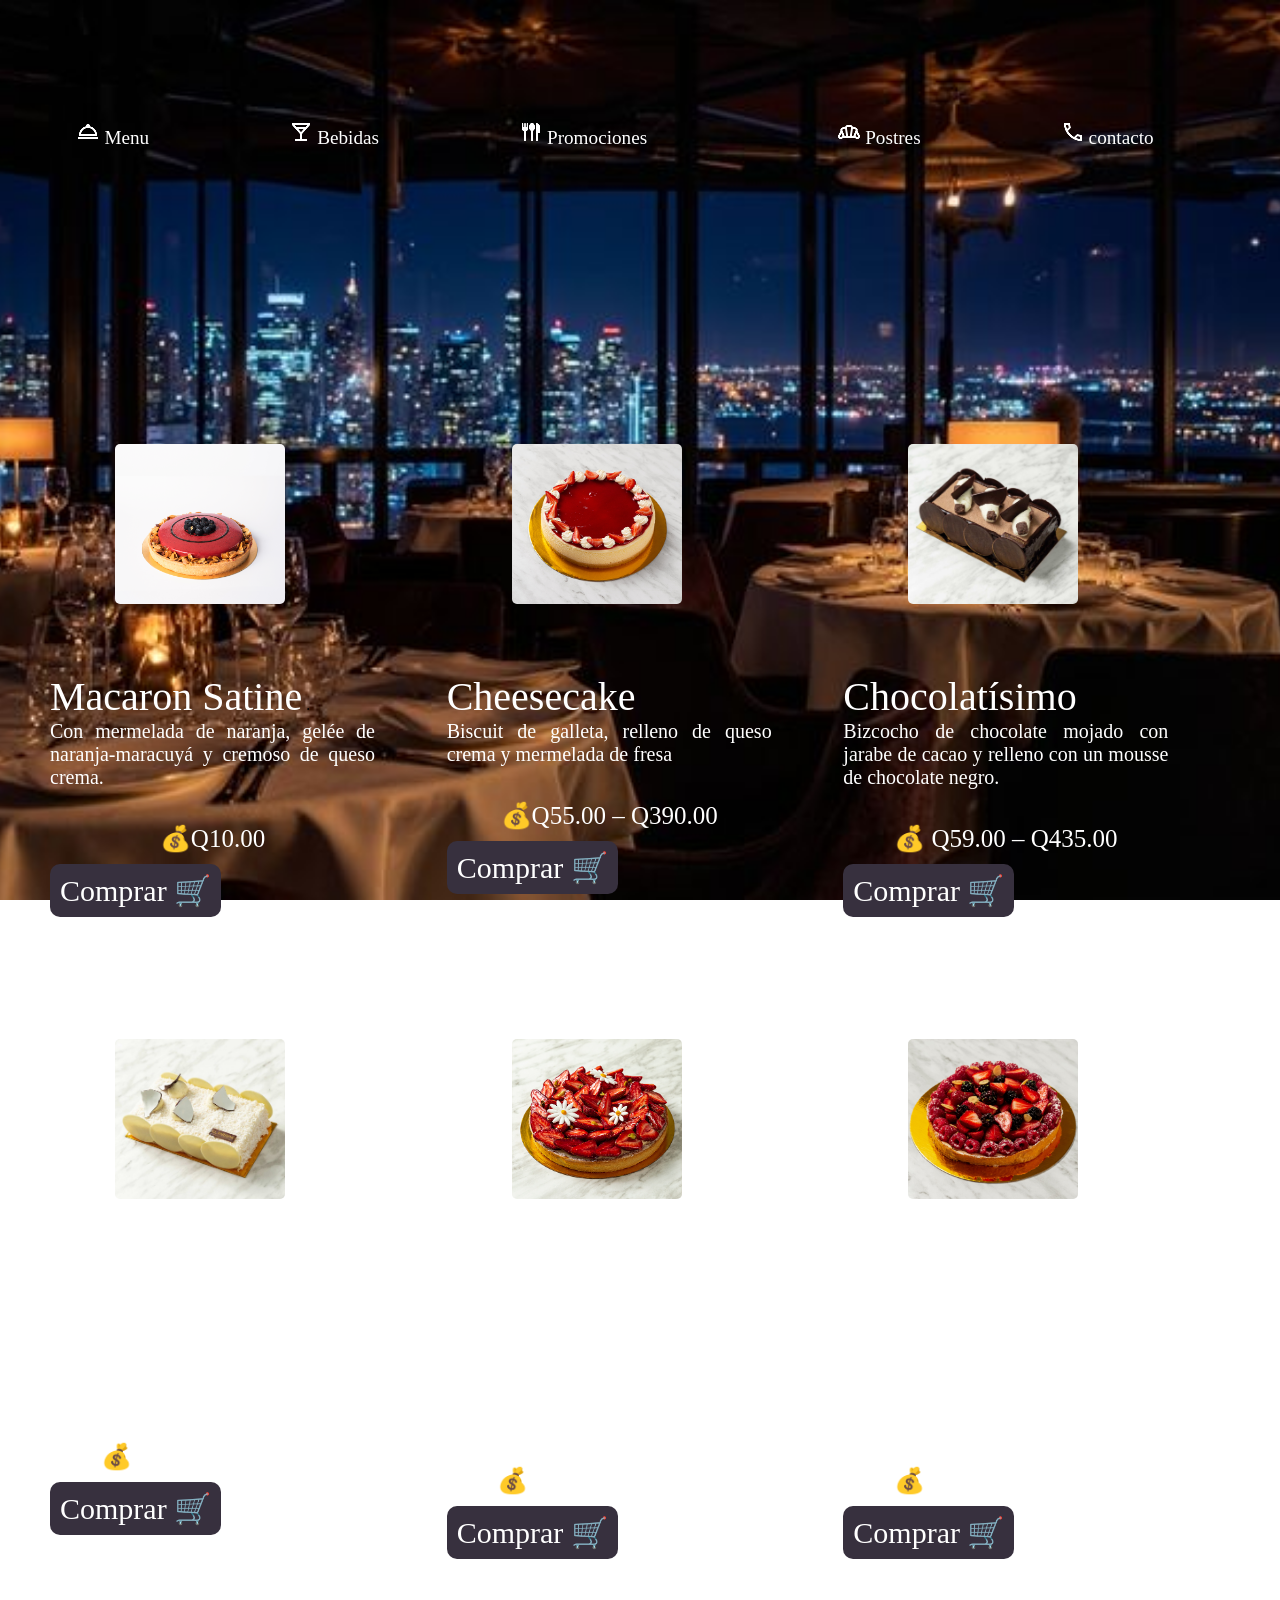
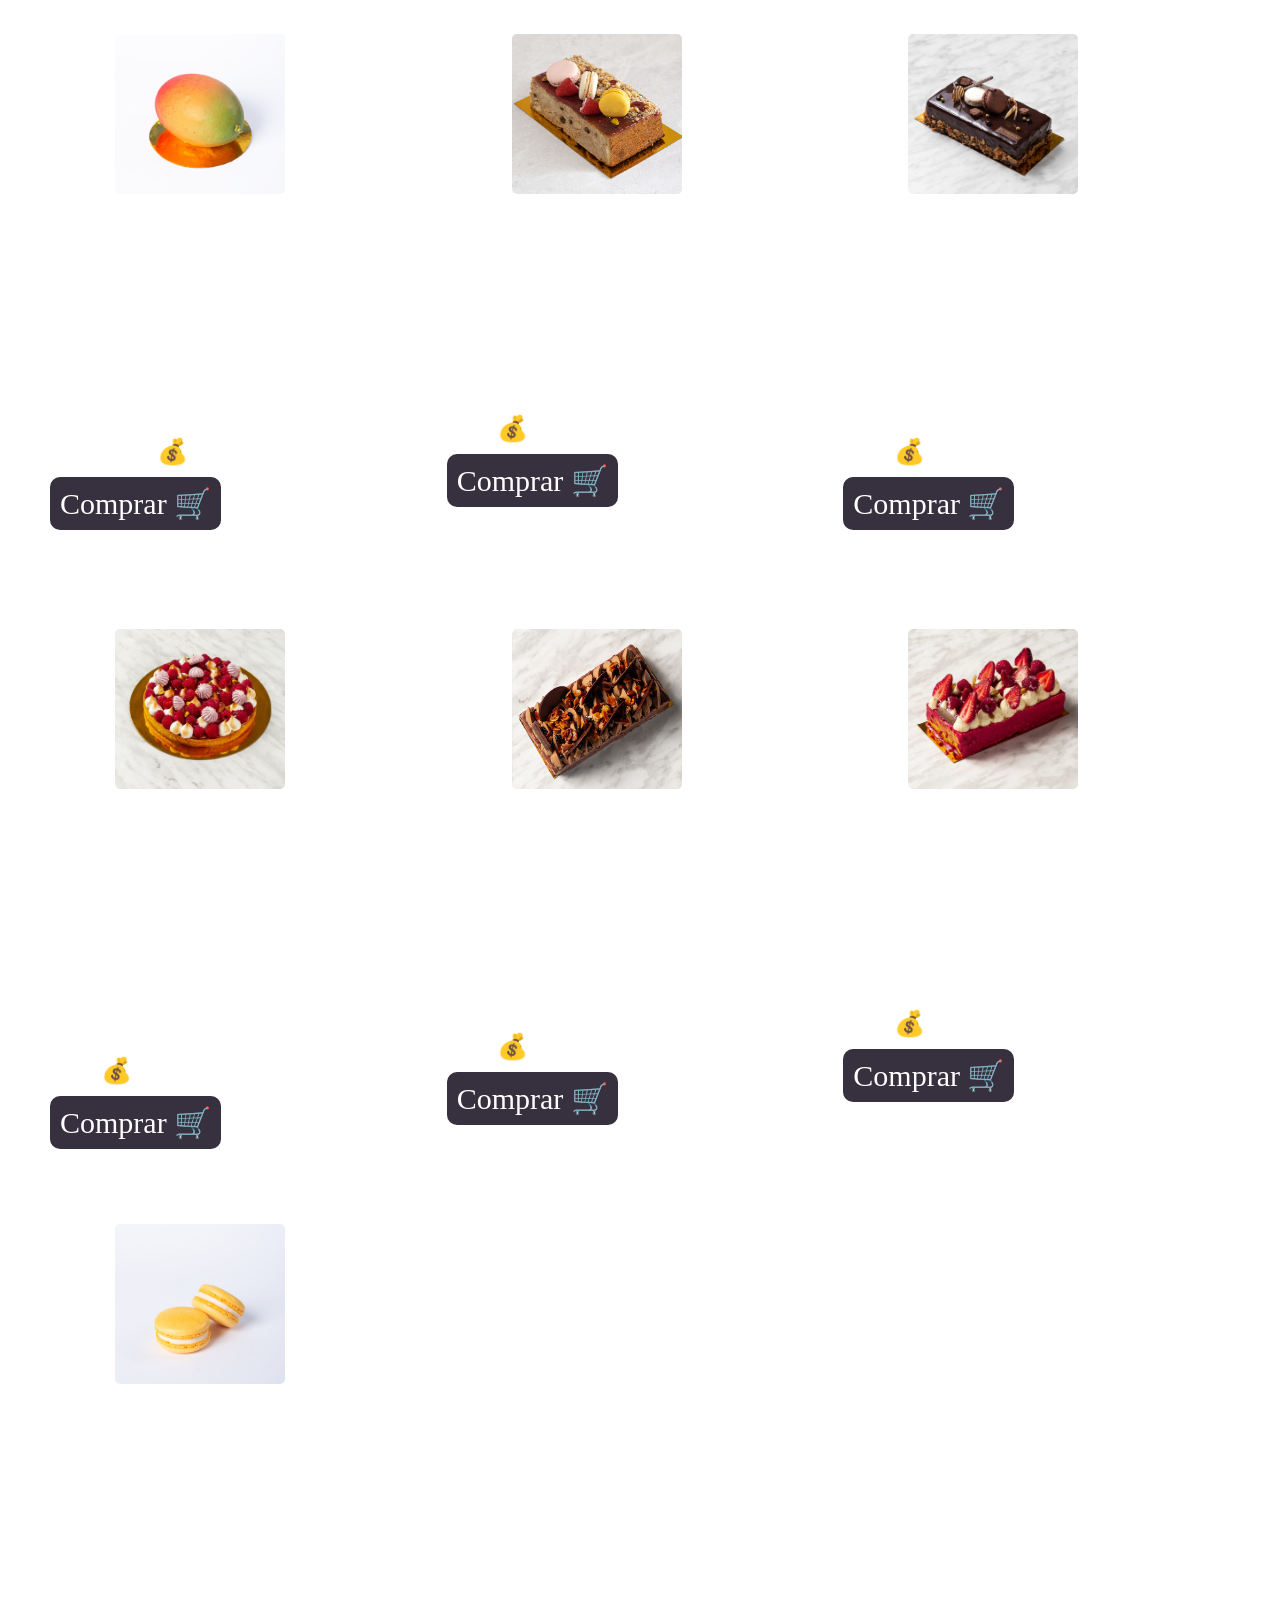
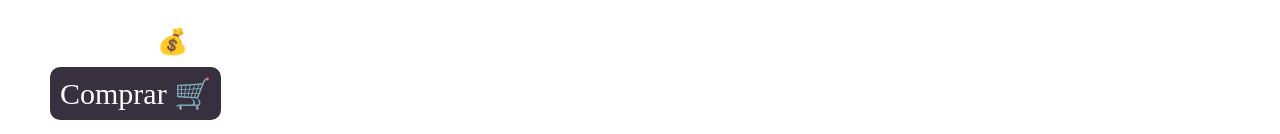
<file: postres.html>
<!DOCTYPE html>
<html lang="en">

<head>
    <meta charset="UTF-8">
    <meta name="viewport" content="width=device-width, initial-scale=1.0">
    <link rel="stylesheet" href="css/estilos.css">
    <link rel="stylesheet" href="css/postres.css">
    <title>Document</title>
</head>

<body>
        <!-- barra nav -->
    <div class="contenedor">
        <nav class="contenedor2">
            <ul class="nav1 nav2">
                <li>
                    <img src="icon/menu2.png" alt="">
                    <a href="platillos.html">Menu</a>
                </li>
                <li>
                    <img src="icon/bebidas2.png" alt="">
                    <a href="bebidas.html">Bebidas</a>
                </li>
                <li>
                    <img src="icon/promociones2.png" alt="">
                    <a href="promociones.html">Promociones</a>
                </li>
                <div class="nav1 nav2">
                    <li>
                        <img src="icon/postres2.png" alt="">
                        <a href="postres.html"> Postres</a>
                    </li>
                    <li>
                        <img src="icon/contacto2.png" alt="">
                        <a href="contacto.html"> contacto</a>
                    </li>
                </div>
            </ul>


        <!-- postres -->
        <div class="contenedor-postres">

            <div class="postres">
                <div class="imagen">
                    <img src="img/postres/arandano.png" alt="">
                </div>
                <div class="informacion">
                    <h7>Macaron Satine</h7>
                    .
                    <p>Con mermelada de naranja, gelée de naranja-maracuyá y cremoso de queso crema.</p>
                    <ul>
                        <li> 💰Q10.00</li>
                    </ul>
                    <div class="boton"> <a href="contacto.html">Comprar 🛒</a></div>
                </div>
            </div>

            <div class="postres">
                <div class="imagen">
                    <img src="img/postres/cheesrcake.png" alt="">
                </div>
                <div class="informacion">
                    <h7>Cheesecake</h7>

                    <p>Biscuit de galleta, relleno de queso crema y mermelada de fresa</p>
                    <ul>
                        <li> 💰Q55.00 – Q390.00</li>
                    </ul>
                    <div class="boton"> <a href="contacto.html">Comprar 🛒</a></div>
                </div>
            </div>

            <div class="postres">
                <div class="imagen">
                    <img src="img/postres/chocolatisimo.jpg" alt="">
                </div>
                <div class="informacion">
                    <h7>Chocolatísimo</h7>

                    <p>Bizcocho de chocolate mojado con jarabe de cacao y relleno con un mousse de chocolate negro.</p>
                    <ul>
                        <li>💰 Q59.00 – Q435.00</li>
                    </ul>
                    <div class="boton"> <a href="contacto.html">Comprar 🛒</a></div>
                </div>
            </div>

            <div class="postres">
                <div class="imagen">
                    <img src="img/postres/exotic.jpg" alt="">
                </div>
                <div class="informacion">
                    <h7>Exotic</h7>

                    <p>Bizcocho de coco, cremoso de piña, banano y maracuyá, coulis de maracuyá, mousse de coco decorado
                        con coco rallado.</p>
                    <ul>
                        <li>💰 Q55.00 – Q390.00</li>
                    </ul>
                    <div class="boton"> <a href="contacto.html">Comprar 🛒</a></div>
                </div>
            </div>

            <div class="postres">
                <div class="imagen">
                    <img src="img/postres/fresas.jpg" alt="">
                </div>
                <div class="informacion">
                    <h7>Pie de Fresa Vainilla</h7>

                    <p>Base sablée, con crema liviana de vainilla, decorado con deliciosas fresas frescas.</p>
                    <ul>
                        <li>💰 Q55.00 – Q390.00</li>
                    </ul>
                    <div class="boton"> <a href="contacto.html">Comprar 🛒</a></div>
                </div>
            </div>

            <div class="postres">
                <div class="imagen">
                    <img src="img/postres/frutos.jpg" alt="">
                </div>
                <div class="informacion">
                    <h7>Pie de Frutos del Bosque</h7>

                    <p>Masa sablée de mantequilla, relleno con crema liviana de vainilla, decorado con deliciosos frutos
                        rojos.</p>
                    <ul>
                        <li>💰 Q55.00 – Q405.00</li>
                    </ul>
                    <div class="boton"> <a href="contacto.html">Comprar 🛒</a></div>
                </div>
            </div>

            <div class="postres">
                <div class="imagen">
                    <img src="img/postres/mango.jpg" alt="">
                </div>
                <div class="informacion">
                    <h7>El Mango</h7>

                    <p>Bizcocho de almendra, compota de mango con tropiezos de fruta natural, suave mousse de

                        mango y un delicado cascarón de chocolate

                        pintado.</p>
                    <ul>
                        <li>💰 Q65.00 </li>
                    </ul>
                    <div class="boton"> <a href="contacto.html">Comprar 🛒</a></div>
                </div>
            </div>

            <div class="postres">
                <div class="imagen">
                    <img src="img/postres/marseilais.jpg" alt="">
                </div>
                <div class="informacion">
                    <h7>Le Marseillais</h7>

                    <p>Pudding de brioche, tostado con pasas, decorado con coulis de fresa y frambuesa.</p>
                    <ul>
                        <li>💰 Q35.00 – Q245.00</li>
                    </ul>
                    <div class="boton"> <a href="contacto.html">Comprar 🛒</a></div>
                </div>
            </div>

            <div class="postres">
                <div class="imagen">
                    <img src="img/postres/trianol.jpg" alt="">
                </div>
                <div class="informacion">
                    <h7>Trianon</h7>

                    <p>Base de galleta con praliné de avellana, bizcocho de avellana y almendra, mousse de chocolate
                        decorado con un glaseado de chocolate negro.</p>
                    <ul>
                        <li>💰 Q65.00 – Q445.00</li>
                    </ul>
                    <div class="boton"> <a href="contacto.html">Comprar 🛒</a></div>
                </div>
            </div>

            <div class="postres">
                <div class="imagen">
                    <img src="img/postres/limon.jpg" alt="">
                </div>
                <div class="informacion">
                    <h7>Pie de Limón con Merengue</h7>

                    <p>Base de masa sablée de mantequilla, relleno con crema de limón y merengue flameado.</p>
                    <ul>
                        <li>💰 Q43.00 – Q345.00</li>
                    </ul>
                    <div class="boton"> <a href="contacto.html">Comprar 🛒</a></div>
                </div>
            </div>

            <div class="postres">
                <div class="imagen">
                    <img src="img/postres/ipanema.png" alt="">
                </div>
                <div class="informacion">
                    <h7>Ipanema</h7>

                    <p>Bizcocho humedecido con jarabe de café, relleno con cremoso de café y chocolate, crema de
                        mascarpone, decorado con chantilly de café.</p>
                    <ul>
                        <li>💰 Q55.00 – Q435.00</li>
                    </ul>
                    <div class="boton"> <a href="contacto.html">Comprar 🛒</a></div>
                </div>
            </div>

            <div class="postres">
                <div class="imagen">
                    <img src="img/postres/vainia.jpg" alt="">
                </div>
                <div class="informacion">
                    <h7>Milhojas de Vainilla</h7>

                    <p>Base de hojaldre de mantequilla caramelizada relleno con crema liviana de vainilla.</p>
                    <ul>
                        <li>💰 Q70.00 – Q570.00</li>
                    </ul>
                    <div class="boton"> <a href="contacto.html">Comprar 🛒</a></div>
                </div>
            </div>

            <div class="postres">
                <div class="imagen">
                    <img src="img/postres/macaron.jpg" alt="">
                </div>
                <div class="informacion">
                    <h7>Macaron Satine</h7>

                    <p>Con mermelada de naranja, gelée de naranja-maracuyá y cremoso de queso crema.

                        Cítrico, sedoso y delicadamente equilibrado.</p>
                    <ul>
                        <li>💰 Q10.00</li>
                    </ul>
                    <div class="boton"> <a href="contacto.html">Comprar 🛒</a></div>
                </div>
            </div>
        </div>
    </div>
</body>

</html>
</file>
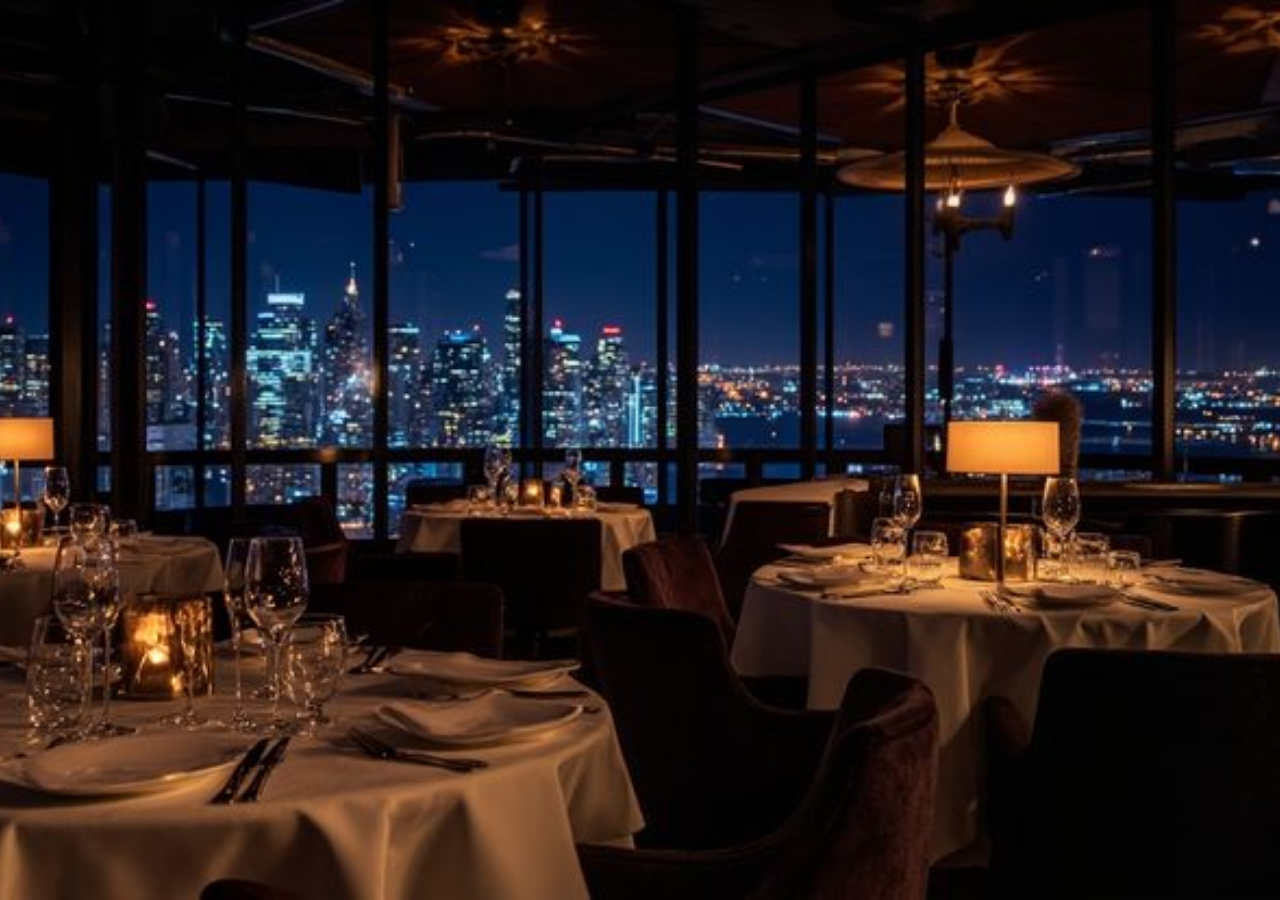
<file: promociones.html>
<!DOCTYPE html>
<html lang="en">
<head>
    <meta charset="UTF-8">
    <meta name="viewport" content="width=device-width, initial-scale=1.0">
    <link rel="stylesheet" href="css/estilos.css">
    <link rel="stylesheet" href="css/promociones.css">
    <title>Document</title>
</head>
<body>
    
</body>
</html>
</file>
<file: css/estilos.css>
* {
    margin: 0;
    padding: 0;
    box-sizing: border-box;
}

body {
    background-image: url(../img/fondo.jpg);
    background-size: cover;
    background-position: center;
    background-attachment: fixed;
    background-repeat: no-repeat;
}

.contenedor2 {
    align-items: center;
}

.contenedor2 a {
    font-size: 1.2rem;
    text-decoration: none;
    color: white;
}

li {
    gap: 10px;
    list-style: none;
    padding: 20px;
    text-align: 55px;
    text-align: center;
}




/* imagen */

.conteedor-img{
    display: flex;
    justify-content: center;
    align-items: center;
    margin-top: 20px;
}

/* Titulo */

.titulo h1{
    text-align: center;
    color: white;
    font-family: Georgia, 'Times New Roman', Times, serif;
    font-size: 50px;
    margin-top: 30px;
}

@media(min-width:768px) {
    .contenedor-postres {
        display: grid;
        gap: 10px;
        grid-template-columns: repeat(2, 1fr);
    }

    .nav1 {
        display: flex;
        padding: 50px;
    }

    .nav2{
        display: flex;
        justify-content: center;
        align-items: center;
        gap: 20px;
    }
}

@media(min-width:1024px) {
    .contenedor-postres {
        display: grid;
        gap: 10px;
        grid-template-columns: repeat(3, 1fr);
    }

        .nav1 {
        display: flex;
        padding: 50px;
    }

    .nav2{
        display: flex;
        justify-content: center;
        align-items: center;
        gap: 100px;
    }
}
</file>
<file: css/bebidas.css>
*{
    margin: 0;
    padding: 0;
}

body{
    background-color: rgb(255, 255, 255);
}

h3{ 
    color: rgb(255, 255, 255);
    text-align: center;
    font-size: 50px;
    background-color: rgba(0, 61, 23, 0.949);
      width: 100%;
    height: 80px;

}

.contenedorp{
    width: 100%;
    height: 100%;
    background-color: rgb(0, 0, 0);
}




.contenedor1{
    transform: scale(1);
    transition: all 0.3s ease;

}
.contenedor1{
    display: grid;
    grid-template-columns: repeat(1, 1fr);
    justify-content: center;
    justify-items: center;
    gap: 20px;
    width: 100%;
    margin: 0 auto;
}
.contenedor img{
    width: 200px;
    height: 300px;
    background-color: rgba(255, 255, 255, 0.579);
    border-radius: 25px;
    padding: 10px;
    margin: 2px 2px 2px 2px;
    object-fit: cover;
}


.contenedor img{
    transform: scale(-1);
    transition: all 0.3s ease;

}

.contenedor img{
    transform: scale(1);
    transition: all 0.3s ease;

}





@media(min-width: 1440px){
    .contenedor1{
        grid-template-columns: repeat(5,1fr);
    }
}



@media(min-width: 768px){
    .contenedor1{
        grid-template-columns: repeat(3,1fr);
    }
       .contenedor img:hover {
        transform: scale(1.2);
        transition: all 0.3s ease;
    }
    
}

p{
    color: wheat;
    text-align: center;
}
button{
    background-color: rgba(1, 47, 106, 0.371);
    color: rgb(231, 219, 198);
    width: 50%;
    height: 40px;
    border-radius: 15px;
    
}
</file>
<file: css/contacto.css>
* {
    margin:0 ;
    padding: 0;
    box-sizing:border-box;
}

.contacto {
min-height: 100vh;
display: flex;
justify-content: center;
align-items: center;
padding: 40px;

}
.contenedor {
    width: 100%;
    max-width:1100 px ;
    background:white;
    border-radius: 15 px ;
    overflow: hidden ;
    display: flex;
    box-shadow: 0 5px  20px  rgba(0,0 , 0, 0.1);

}

.info .contacto {

  width: 40%;
  background: #4da6ff;
  color: white;
  padding: 40px ;


}

.info .contacto h4{
    margin-bottom: 15px;
   font-size: 35px;
}

.info.contacto p {
    margin-bottom: 20px;
    line-height: 1.6;
    

}

.datos {

    margin-top: 25px;

}

.formulario{
    width: 60%;
    padding: 40px;

}

form {
display: flex;
flex-direction: column;


}

input.textarea {
    padding:15px ;
    margin-bottom: 15px;
    border:1 px solid ;
    border-radius: 8 px;
    font-size: 16px;
}

input:focus, 
textarea:focus {
    outline: none;
    border-color: blue;
}

button {

    background: #4da6ff;
    color: white;
    border: none;
    padding:15px;
    border-radius: 8px;
    font-size: 16px;
    cursor: pointer;
    transition: 0.3s;

}

button:hover {

    background: #2d89ef;

}




@media(max-width:800px ){

     .contenedor{  
  flex-direction: column;

 }

 
 
 .info-contacto,.formulario {
      width: 50%;
 }
}
</file>
<file: css/platillos.css>
body{
    background-color: rgb(238, 143, 55);
}

h2{
    background-color: rgb(248, 189, 111);
    width: 100%;
    height: 40px;
    text-align: center;
    color: white;
}
p{
    color: rgb(15, 15, 15);
}
.Contenedor{
    display: grid;
    grid-template-columns: repeat(4,1fr);
    gap: 20px;
    padding: 20px;
}
.Tarjeta{
    box-shadow: 10px;
    background: white;
    border-radius: 10px;
    padding: 10px;


}
.Tarjeta img{
    width: 120px;
    height: 120px;
    object-fit: cover;
    border-radius: 5px;
}
span{
    color: rgb(223, 55, 33);
}
button{
    display: flex;
    margin-top: 10px;
    padding: 8px 15px;
    background: orange;
    color: white;
    text-decoration: none;
    border-radius: 10px;
    cursor: pointer;
    justify-content: center;
    align-items: center; 
}

.button:hover{
    background: red;
}

.Contenedor-sopa{
    display: grid;
    grid-template-columns: repeat(2,1fr);
    gap: 20px;
    padding: 20px;
}
.Tarjeta{
    box-shadow: 10px;
    background: white;
    border-radius: 10px;
    padding: 10px;


}
.Tarjeta img{
    width: 120px;
    height: 120px;
    object-fit: cover;
    border-radius: 5px;
}
.Contenedor-Ensalada{
    display: grid;
    grid-template-columns: repeat(3,1fr);
    gap: 20px;
    padding: 20px;
}
.Tarjeta{
    box-shadow: 10px;
    background: white;
    border-radius: 10px;
    padding: 10px;


}
.Tarjeta img{
    width: 120px;
    height: 120px;
    object-fit: cover;
    border-radius: 5px;
}
.Contenedor-Pastas{
    display: grid;
    grid-template-columns: repeat(4,1fr);
    gap: 20px;
    padding: 20px;
}
.Tarjeta{
    box-shadow: 10px;
    background: white;
    border-radius: 10px;
    padding: 10px;


}
.Tarjeta img{
    width: 120px;
    height: 120px;
    object-fit: cover;
    border-radius: 5px;
}
.Contenedor-Ceviche{
    display: grid;
    grid-template-columns: repeat(3,1fr);
    gap: 20px;
    padding: 20px;
}
.Tarjeta{
    box-shadow: 10px;
    background: white;
    border-radius: 10px;
    padding: 10px;


}
.Tarjeta img{
    width: 210px;
    height: 190px;
    object-fit: cover;
    border-radius: 5px;
}
.Contenedor-Carne{
    display: grid;
    grid-template-columns: repeat(3,1fr);
    gap: 20px;
    padding: 20px;
}
.Tarjeta{
    box-shadow: 10px;
    background: white;
    border-radius: 10px;
    padding: 10px;


}
.Tarjeta img{
    width: 210px;
    height: 190px;
    object-fit: cover;
    border-radius: 5px;
}
.Contenedor-Altuetamo{
    display: grid;
    grid-template-columns: repeat(2,1fr);
    gap: 20px;
    padding: 20px;
}
.Tarjeta{
    box-shadow: 10px;
    background: white;
    border-radius: 10px;
    padding: 10px;


}
.Tarjeta img{
    width: 210px;
    height: 190px;
    object-fit: cover;
    border-radius: 5px;
}
.Contenedor-show{
    display: grid;
    grid-template-columns: repeat(4,1fr);
    gap: 20px;
    padding: 20px;
}
.Tarjeta{
    box-shadow: 10px;
    background: white;
    border-radius: 10px;
    padding: 10px;


}
.Tarjeta img{
    width: 210px;
    height: 190px;
    object-fit: cover;
    border-radius: 5px;
}
.Contenedor-ESPECIALIDADES{
    display: grid;
    grid-template-columns: repeat(4,1fr);
    gap: 20px;
    padding: 20px;
}
.Tarjeta{
    box-shadow: 10px;
    background: white;
    border-radius: 10px;
    padding: 10px;


}
.Tarjeta img{
    width: 210px;
    height: 190px;
    object-fit: cover;
    border-radius: 5px;
}
.Contenedor-MARISCO{
    display: grid;
    grid-template-columns: repeat(4,1fr);
    gap: 20px;
    padding: 20px;
}
.Tarjeta{
    box-shadow: 10px;
    background: white;
    border-radius: 10px;
    padding: 10px;


}
.Tarjeta img{
    width: 210px;
    height: 190px;
    object-fit: cover;
    border-radius: 5px;
}
</file>
<file: css/postres.css>
* {
    margin: 0;
    padding: 0;
    box-sizing: border-box;
}

body {
    background-image: url(../img/fondo.jpg);
    background-size: cover;
    background-position: center;
    background-attachment: fixed;
    background-repeat: no-repeat;
}

.contenedor2 {
    align-items: center;
}

.contenedor2 a {
    font-size: 1.2rem;
    text-decoration: none;
    color: white;
}

li {
    gap: 10px;
    list-style: none;
    padding: 20px;
    text-align: 55px;
    text-align: center;
}

/* imagenes de postres */

.contenedor-postres {
    display: grid;
    grid-template-columns: repeat(1, 1fr);
    gap: 10px;
    margin: 50px 50px 50px 50px;
}

.contenedor-postres .postres {
    width: 325px;
    height: 525px;
    margin-top: 60px;
    border-radius: 15px;
}

.imagen {
    overflow: hidden;
}

.imagen img {
    width: 200px;
    height: 190px;
    border-radius: 20px;
    padding: 15px;
    margin: 50px 50px 50px 50px;
    object-fit: cover;
    transition: transform 1s ease;
}

.imagen:hover img {
    transform: scale(1.5);
    transition: transform 1s ease;
    overflow: hidden;
}

.informacion {
    text-align: left;
}

.informacion h7 {
    font-size: 40px;
    margin-bottom: 10px;
    text-align: center;
    color: white;
}

.informacion p {
    font-size: 20px;
    text-align: justify;
    margin-bottom: 15px;
    color: white;
}

.informacion ul {
    list-style: none;
    padding: 0;
}

.informacion li {
    font-size: 25px;
    color: white;
}

.boton a {
    width: 100%;
    padding: 10px;
    border: none;
    border-radius: 10px;
    background: #37303e;
    color: white;
    font-size: 30px;
    text-decoration: none;
    margin: 5opx 50px 50px 50px;
}

.boton:hover {
    transform: scale(1.05);
}

@media(min-width:768px) {
    .contenedor-postres {
        display: grid;
        gap: 10px;
        grid-template-columns: repeat(2, 1fr);
    }

    .nav1 {
        display: flex;
        padding: 50px;
    }

    .nav2{
        display: flex;
        justify-content: center;
        align-items: center;
        gap: 20px;
    }
}

@media(min-width:1024px) {
    .contenedor-postres {
        display: grid;
        gap: 10px;
        grid-template-columns: repeat(3, 1fr);
    }

        .nav1 {
        display: flex;
        padding: 50px;
    }

    .nav2{
        display: flex;
        justify-content: center;
        align-items: center;
        gap: 100px;
    }
}
</file>
<file: css/promociones.css>
*{
    margin: 0;
    padding: 0;
    box-sizing: border-box;
}

body{
    background-color: rgb(222, 199, 170);
}

h1{
    text-align: center;
    font-family: 'Courier New', Courier, monospace;
    color: brown;
}

p{
    text-align: center;
    font-family: Arial, Helvetica, sans-serif;
    margin-bottom: 20px;
}

h2{
    font-family: 'Courier New', Courier, monospace;
    text-align: center;
    margin-bottom: 10px;
    color: brown;
}

.contenedores{
    width: 70%;
    margin: 30px auto;
    padding: 20px;
    background-color:burlywood;
    box-shadow: 10px 10px 10px grey;
}

.imagenes{
    display: grid;
    grid-template-columns: repeat(3,1fr);
    gap: 15px;
}

 .imagenes img{
   width: 220px;
   height: 180px;
   object-fit: cover;
   border-radius: 10px;
   transition: transform 2s ease;
 }

 .imagenes img:hover{
    transform: scale(1.05);
 }

 .platillos{
    width: 250px;
    text-align: center;
    background-color: white;
    padding: 10px;
    border-radius: 10px;
    box-shadow: 5px 5px 10px grey;
 }

 .platillos h3{
    margin-top: 10px;
    font-size: 20px;
    font-family: Arial, Helvetica, sans-serif;
 }

 .platillos p{
    font-weight: bold;
    color: orange;
 }

 @media(min-width:390px){
    .contenedores{
        width: 95%;
    }

    .imagenes{
        display: grid;
        grid-template-columns:1fr;
        justify-items: center;
    }
 }

 @media(min-width:768px){
    .contenedores{
        width: 90%;
    }

    .imagenes{
        display: grid;
        grid-template-columns:repeat(2,1fr);
        gap: 20px;
    }
 }

 @media(min-width:1025px){
    .contenedores{
        width: 80%;
    }

    .imagenes{
        display: grid;
        grid-template-columns: repeat(3,1fr);
        gap: 20px;
    }
 }
</file>
